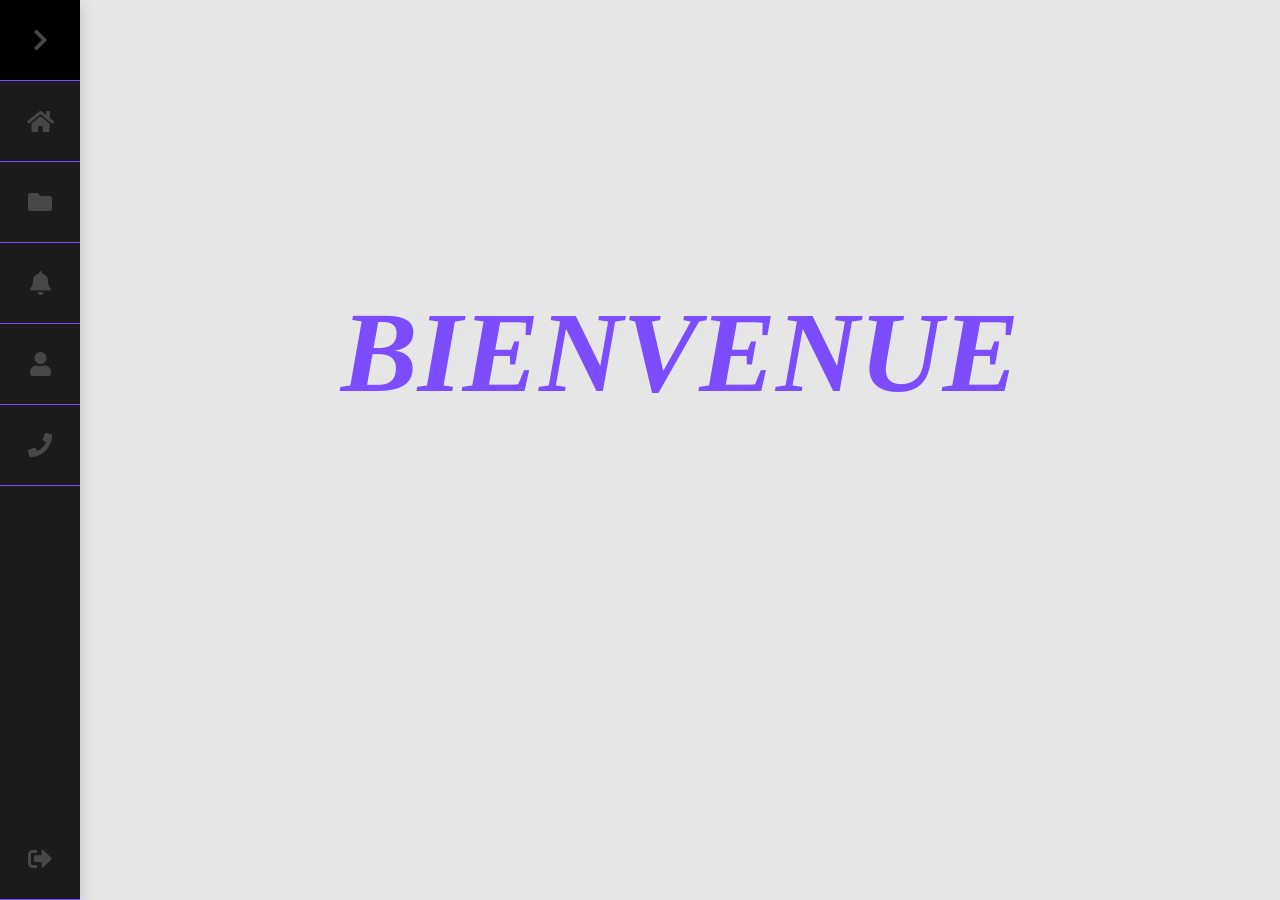
<file: index.html>
<!DOCTYPE html>
<html>
  <head>
    <meta charset="UTF-8" />
        <link href="style/style.css" rel="stylesheet">
        <title>test</title>
        <link href="https://fonts.googleapis.com/css2?family=Source+Sans+Pro:wght@400;700&display=swap" rel="stylesheet">
        <link rel="stylesheet" href="https://cdnjs.cloudflare.com/ajax/libs/font-awesome/5.14.0/css/all.min.css" integrity="sha512-1PKOgIY59xJ8Co8+NE6FZ+LOAZKjy+KY8iq0G4B3CyeY6wYHN3yt9PW0XpSriVlkMXe40PTKnXrLnZ9+fkDaog==" crossorigin="anonymous" /> 
    </head>
  
    <body>
        <video id="background-video" autoplay loop muted>
            <source src="video/123.mp4" type="video/mp4">
        </video>
        <nav class="navbar">
          <ul class="navbar-menu">
            <li class="navbar-item logo">
              <a href="#" class="navbar-link">
                <span class="navbar-title">BUZURTANOV RACHID</span>
                <i class="fas fa-chevron-right navbar-icon"></i>
              </a>
            </li>
            <li class="navbar-item">
              <a href="index.html" class="navbar-link">
                <i class="fas fa-home navbar-icon"></i>
                <span class="navbar-title">Home</span>
              </a>
            </li>
            <li class="navbar-item">
              <a href="portfolio.html" class="navbar-link">
                <i class="fas fa-folder navbar-icon"></i>
                <span class="navbar-title">Portfolio</span>
              </a>
            </li>
            <li class="navbar-item">
              <a href="formation.html" class="navbar-link">
                <i class="fas fa-bell navbar-icon"></i>
                <span class="navbar-title">Formation</span>
              </a>
            </li>
            <li class="navbar-item">
              <a href="skills.html" class="navbar-link">
                <i class="fas fa-user navbar-icon"></i>
                <span class="navbar-title">Skills</span>
              </a>
            </li>
            <li class="navbar-item">
              <a href="contact.html" class="navbar-link">
                <i class="fas fa-phone navbar-icon"></i>
                <span class="navbar-title">Contact</span>
              </a>
            </li>
            <li class="navbar-item">
              <a href="https://www.google.com/webhp?hl=fr&sa=X&ved=0ahUKEwirvJ-uwrP2AhUPy4UKHW4rDkcQPAgI" class="navbar-link">
                <i class="fas fa-sign-out-alt navbar-icon"></i>
                <span class="navbar-title">Exit</span>
              </a>
            </li>
          </ul>
        </nav>

        <main>  
          <h1><em id="em">BIENVENUE</em></h1>
        </main>
    </body>
</html>
</file>
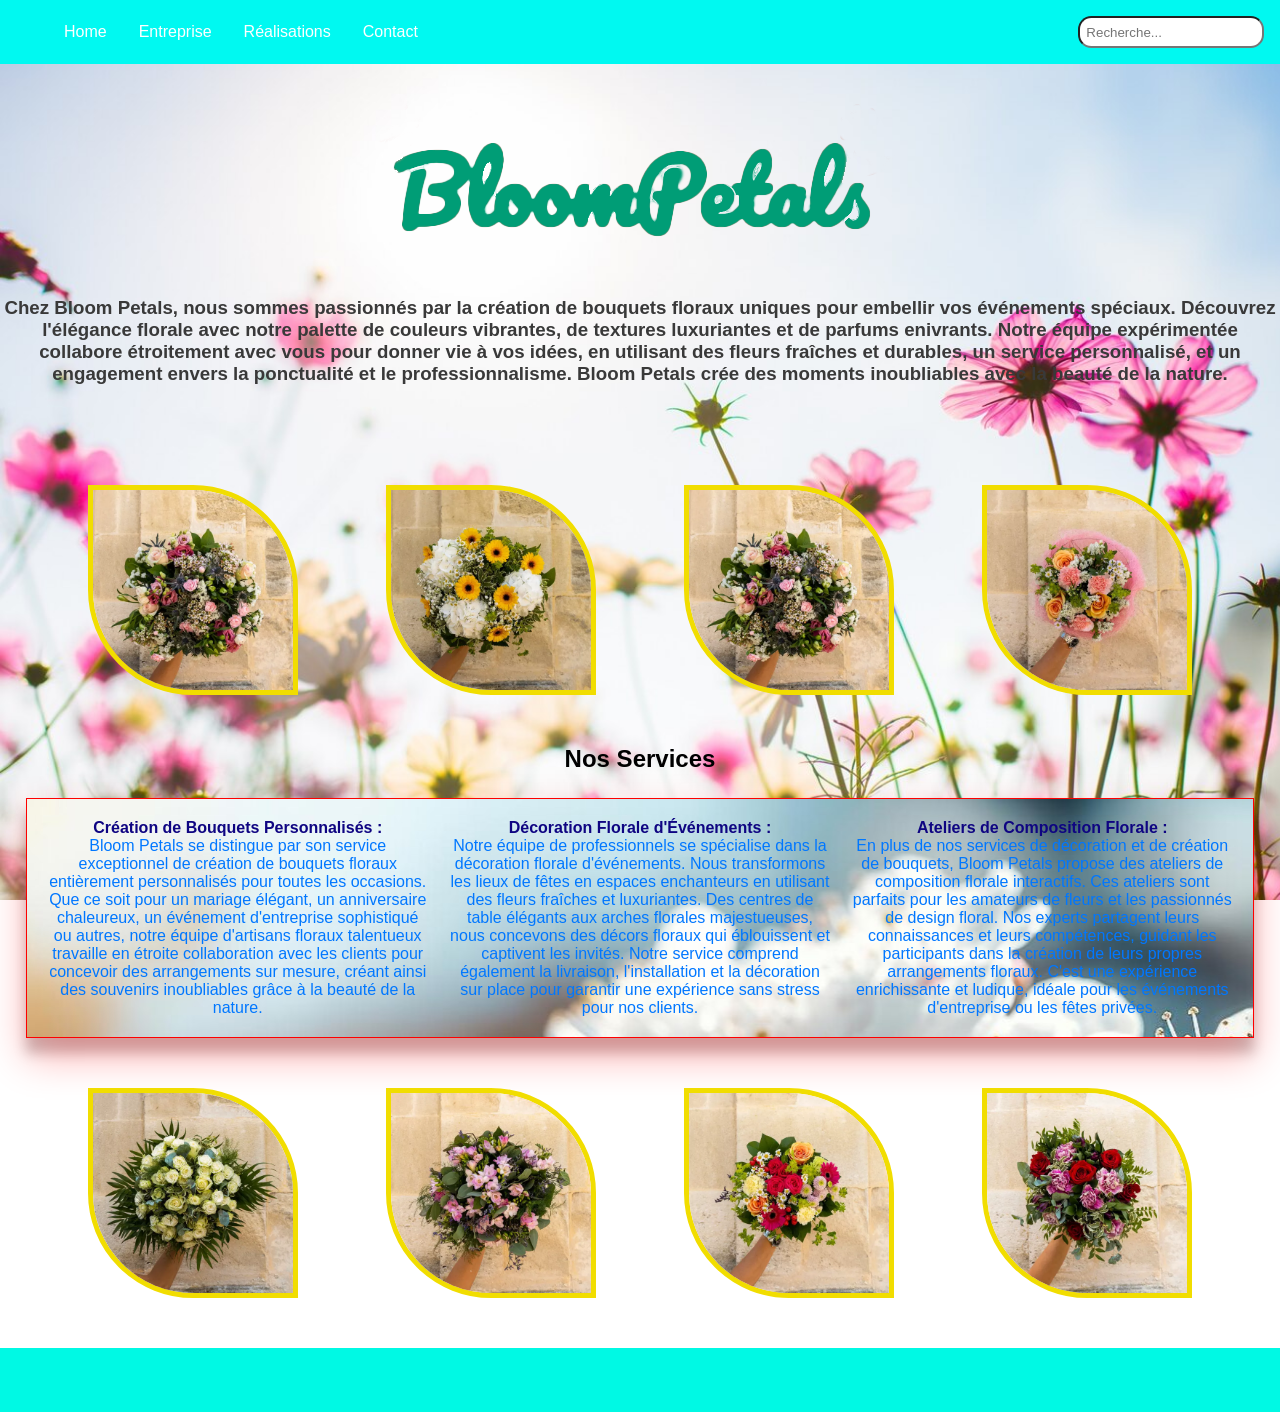
<file: BloomPetals/index.html>
<!DOCTYPE html>
<html lang="fr">

<head>
    <meta charset="UTF-8">
    <meta name="viewport" content="width=device-width, initial-scale=1.0">
    <title>BloomPetals Home</title>
    <link href="style.css" rel="stylesheet">
</head>

<body>
    <header>
        <div id="headerlink">
            <a class="headerlinks" href="index.html">Home</a>
            <a class="headerlinks" href="entreprise.html">Entreprise</a>
            <a class="headerlinks" href="realisations.html">Réalisations</a>
            <a class="headerlinks" href="contact.html">Contact</a>
        </div>
        <div id="headersearchdiv">
            <input type="text" placeholder="Recherche...">
        </div>
    </header>
    <div class="titre">
        <img src="images/bloompetals.png" alt="Logo">
    </div>
    <div class="resume">
        <h3>Chez Bloom Petals, nous sommes passionnés par la création de bouquets floraux uniques pour embellir vos
            événements spéciaux. Découvrez l'élégance florale avec notre palette de couleurs vibrantes, de textures
            luxuriantes et de parfums enivrants. Notre équipe expérimentée collabore étroitement avec vous pour donner
            vie à vos idées, en utilisant des fleurs fraîches et durables, un service personnalisé, et un engagement
            envers la ponctualité et le professionnalisme. Bloom Petals crée des moments inoubliables avec la beauté de
            la nature.</h3>
    </div>
    <div class="img1">
        <img src="images/image8.jpg" alt="fleurs 1">
        <img src="images/image3.jpg" alt="fleurs 2">
        <img src="images/image6.jpg" alt="fleurs 3">
        <img src="images/image1.jpg" alt="fleurs 4">
    </div>
    <div class="title-service">
        <h2>Nos Services</h2>
    </div>
    <div class="res2">
        <div class="p1">
            <h4>Création de Bouquets Personnalisés :</h4>
            <p>Bloom Petals se distingue par son service exceptionnel de création de bouquets floraux entièrement
                personnalisés pour toutes les occasions. Que ce soit pour un mariage élégant, un anniversaire
                chaleureux, un événement d'entreprise sophistiqué ou autres, notre équipe d'artisans floraux talentueux
                travaille en étroite collaboration avec les clients pour concevoir des arrangements sur mesure, créant
                ainsi des souvenirs inoubliables grâce à la beauté de la nature.</p>
        </div>
        <div class="p2">
            <h4>Décoration Florale d'Événements :</h4>
            <p>Notre équipe de professionnels se spécialise dans la décoration florale d'événements. Nous transformons
                les lieux de fêtes en espaces enchanteurs en utilisant des fleurs fraîches et luxuriantes. Des centres
                de table élégants aux arches florales majestueuses, nous concevons des décors floraux qui éblouissent et
                captivent les invités. Notre service comprend également la livraison, l'installation et la décoration
                sur place pour garantir une expérience sans stress pour nos clients.</p>
        </div>
        <div class="p3">
            <h4>Ateliers de Composition Florale :</h4>
            <p>En plus de nos services de décoration et de création de bouquets, Bloom Petals propose des ateliers de
                composition florale interactifs. Ces ateliers sont parfaits pour les amateurs de fleurs et les
                passionnés de design floral. Nos experts partagent leurs connaissances et leurs compétences, guidant les
                participants dans la création de leurs propres arrangements floraux. C'est une expérience enrichissante
                et ludique, idéale pour les événements d'entreprise ou les fêtes privées.</p>
        </div>
    </div>
    <div class="img2">
        <img src="images/image7.jpg" alt="fleurs 5">
        <img src="images/image5.jpg" alt="fleurs 6">
        <img src="images/image2.jpg" alt="fleurs 7">
        <img src="images/image4.jpg" alt="fleurs 8">
    </div>
    <footer></footer>
</body>

</html>
</file>
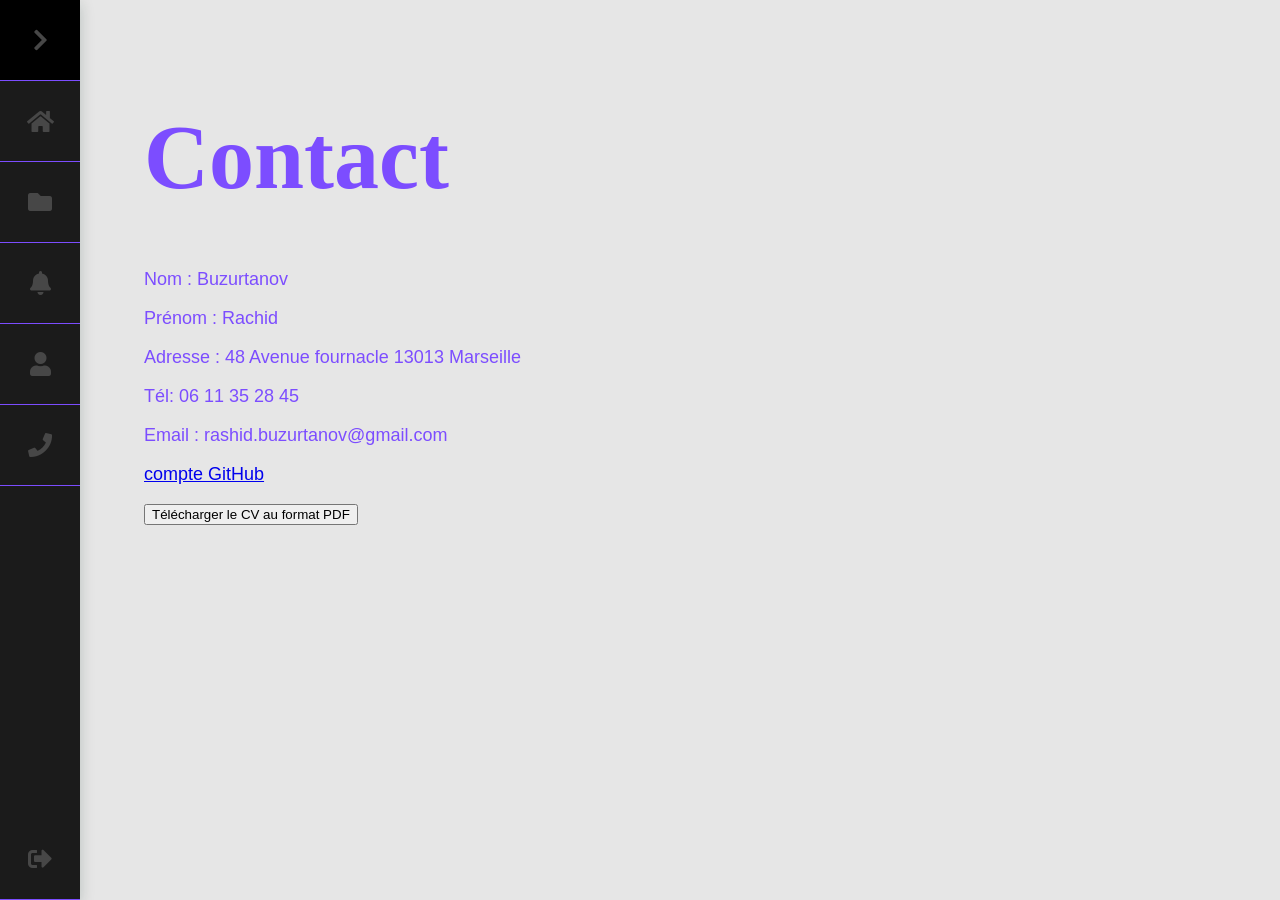
<file: contact.html>
<!DOCTYPE html>
<html>
    <head>
        <meta charset="UTF-8" />
        <link href="style/style.css" rel="stylesheet">
        <title>test</title>
        <link href="https://fonts.googleapis.com/css2?family=Source+Sans+Pro:wght@400;700&display=swap" rel="stylesheet">
        <link rel="stylesheet" href="https://cdnjs.cloudflare.com/ajax/libs/font-awesome/5.14.0/css/all.min.css" integrity="sha512-1PKOgIY59xJ8Co8+NE6FZ+LOAZKjy+KY8iq0G4B3CyeY6wYHN3yt9PW0XpSriVlkMXe40PTKnXrLnZ9+fkDaog==" crossorigin="anonymous" />
    </head>

    <body>
        <video id="background-video" autoplay loop muted>

            <source src="video/123.mp4" type="video/mp4">
            
            </video>
        <nav class="navbar">
          <ul class="navbar-menu">
            <li class="navbar-item logo">
              <a href="#" class="navbar-link">
                <span class="navbar-title">BUZURTANOV RACHID</span>
                <i class="fas fa-chevron-right navbar-icon"></i>
              </a>
            </li>
            <li class="navbar-item">
              <a href="index.html" class="navbar-link">
                <i class="fas fa-home navbar-icon"></i>
                <span class="navbar-title">Home</span>
              </a>
            </li>
            <li class="navbar-item">
              <a href="portfolio.html" class="navbar-link">
                <i class="fas fa-folder navbar-icon"></i>
                <span class="navbar-title">Portfolio</span>
              </a>
            </li>
            <li class="navbar-item">
              <a href="formation.html" class="navbar-link">
                <i class="fas fa-bell navbar-icon"></i>
                <span class="navbar-title">Formation</span>
              </a>
            </li>
            <li class="navbar-item">
              <a href="skills.html" class="navbar-link">
                <i class="fas fa-user navbar-icon"></i>
                <span class="navbar-title">Skills</span>
              </a>
            </li>
            <li class="navbar-item">
              <a href="contact.html" class="navbar-link">
                <i class="fas fa-phone navbar-icon"></i>
                <span class="navbar-title">Contact</span>
              </a>
            </li>
            <li class="navbar-item">
              <a href="https://www.google.com/webhp?hl=fr&sa=X&ved=0ahUKEwirvJ-uwrP2AhUPy4UKHW4rDkcQPAgI" class="navbar-link">
                <i class="fas fa-sign-out-alt navbar-icon"></i>
                <span class="navbar-title">Exit</span>
              </a>
            </li>
          </ul>
        </nav>
        <main>
           
          <h1 class="nom">Contact</h1>
            <section> 
              <p class="contact1">Nom : Buzurtanov</p>
              <p class="contact1">Prénom : Rachid</p>
              <p class="contact1">Adresse : 48 Avenue fournacle 13013 Marseille</p>
              <p class="contact1">Tél: 06 11 35 28 45</p>
              <p class="contact1">Email : rashid.buzurtanov@gmail.com</p>
          </section>
          <p class="contact1"><a href="https://github.com/rachid-buzurtanov">compte GitHub</a></p>
        <!-- Ajoutez ce bouton pour le téléchargement /JOB 7 -->
            <a href="https://drive.google.com/file/d/1-To7YFLU6RUz9Q8YfD6BqEoNPr031gXU/view?usp=drive_link" download="CV_Baccam.pdf">
                <button>Télécharger le CV au format PDF</button>
        </main>
      </body>

        </html>
</file>
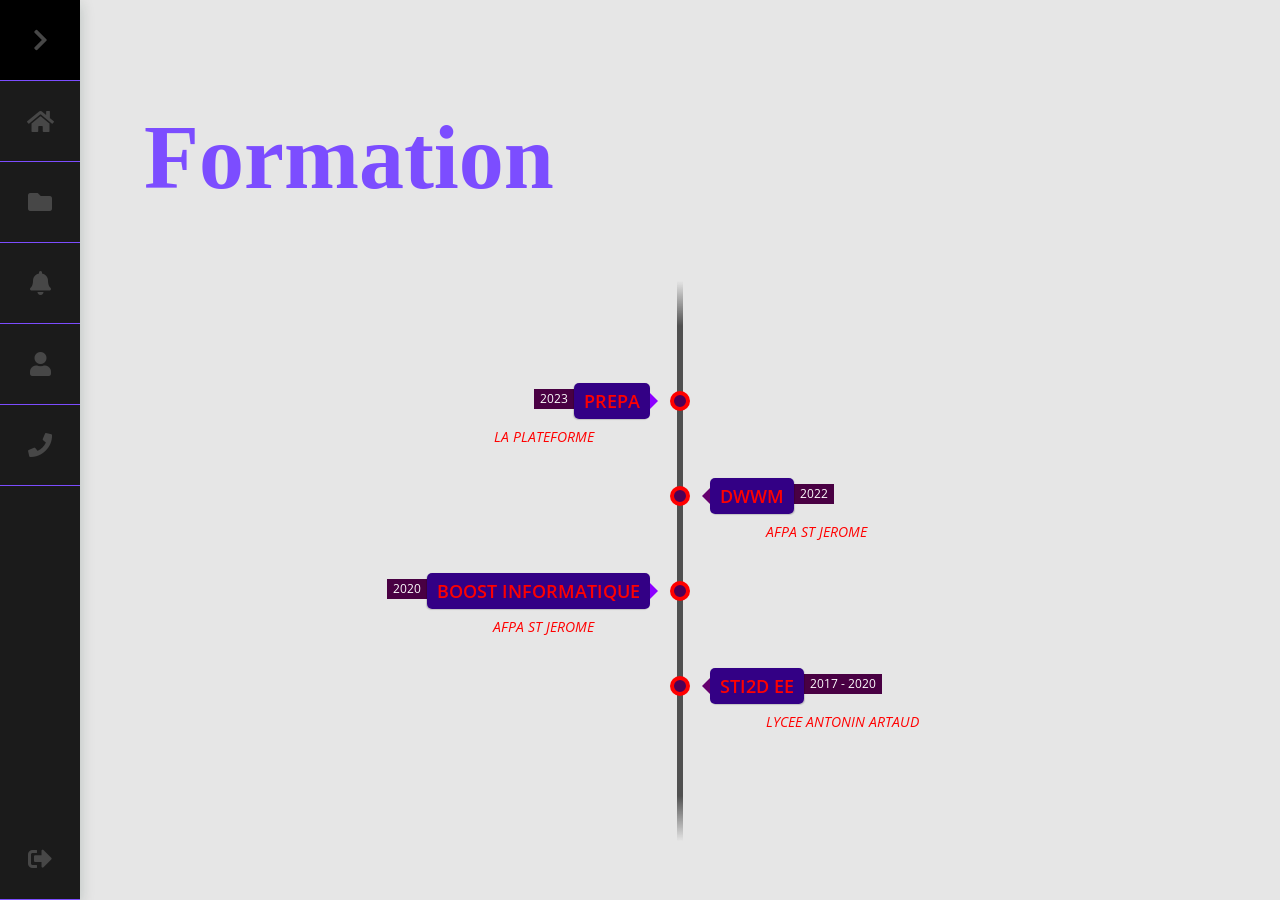
<file: formation.html>
<!DOCTYPE html>
<html>
    <head>
        <meta charset="UTF-8" />
        <link href="style/style.css" rel="stylesheet">
        <title>test</title>
        <link href="https://fonts.googleapis.com/css2?family=Source+Sans+Pro:wght@400;700&display=swap" rel="stylesheet">
        <link rel="stylesheet" href="https://cdnjs.cloudflare.com/ajax/libs/font-awesome/5.14.0/css/all.min.css" integrity="sha512-1PKOgIY59xJ8Co8+NE6FZ+LOAZKjy+KY8iq0G4B3CyeY6wYHN3yt9PW0XpSriVlkMXe40PTKnXrLnZ9+fkDaog==" crossorigin="anonymous" />
    </head>

    <body>
        <video id="background-video" autoplay loop muted>

            <source src="video/321.mp4" type="video/mp4">
            
            </video>
        <nav class="navbar">
          <ul class="navbar-menu">
            <li class="navbar-item logo">
              <a href="#" class="navbar-link">
                <span class="navbar-title">BUZURTANOV RACHID</span>
                <i class="fas fa-chevron-right navbar-icon"></i>
              </a>
            </li>
            <li class="navbar-item">
              <a href="index.html" class="navbar-link">
                <i class="fas fa-home navbar-icon"></i>
                <span class="navbar-title">Home</span>
              </a>
            </li>
            <li class="navbar-item">
              <a href="portfolio.html" class="navbar-link">
                <i class="fas fa-folder navbar-icon"></i>
                <span class="navbar-title">Portfolio</span>
              </a>
            </li>
            <li class="navbar-item">
              <a href="formation.html" class="navbar-link">
                <i class="fas fa-bell navbar-icon"></i>
                <span class="navbar-title">Formation</span>
              </a>
            </li>
            <li class="navbar-item">
              <a href="skills.html" class="navbar-link">
                <i class="fas fa-user navbar-icon"></i>
                <span class="navbar-title">Skills</span>
              </a>
            </li>
            <li class="navbar-item">
              <a href="contact.html" class="navbar-link">
                <i class="fas fa-phone navbar-icon"></i>
                <span class="navbar-title">Contact</span>
              </a>
            </li>
            <li class="navbar-item">
              <a href="https://www.google.com/webhp?hl=fr&sa=X&ved=0ahUKEwirvJ-uwrP2AhUPy4UKHW4rDkcQPAgI" class="navbar-link">
                <i class="fas fa-sign-out-alt navbar-icon"></i>
                <span class="navbar-title">Exit</span>
              </a>
            </li>
          </ul>
        </nav>
        <main>
           
          <h1 class="nom">Formation</h1>
          <link href='https://fonts.googleapis.com/css?family=Open+Sans:400,300,300italic,400italic,600,600italic,700,700italic' rel='stylesheet' type='text/css'>
  
<!-- The Timeline -->

<ul class="timeline">

	<!-- Item 1 -->
	<li>
		<div class="direction-l">
			<div class="flag-wrapper">
				<span class="flag">PREPA</span>
				<span class="time-wrapper"><span class="time">2023</span></span>
			</div>
			<div class="desc">LA PLATEFORME</div>
		</div>
	</li>

  <li>
		<div class="direction-r">
			<div class="flag-wrapper">
				<span class="flag">DWWM</span>
				<span class="time-wrapper"><span class="time">2022</span></span>
			</div>
			<div class="desc">AFPA ST JEROME</div>
		</div>
	</li>
  
	<!-- Item 2 -->
	<li>
		<div class="direction-l">
			<div class="flag-wrapper">
				<span class="flag">BOOST INFORMATIQUE</span>
				<span class="time-wrapper"><span class="time">2020</span></span>
			</div>
			<div class="desc">AFPA ST JEROME</div>
		</div>
	</li>

	<!-- Item 3 -->
	<li>
		<div class="direction-r">
			<div class="flag-wrapper">
				<span class="flag">STI2D EE</span>
				<span class="time-wrapper"><span class="time">2017 - 2020</span></span>
			</div>
			<div class="desc">LYCEE ANTONIN ARTAUD</div>
		</div>
	</li>
  
</ul>

         
          <p>
           
          </p>
        </main>
      </body>

        </html>
</file>
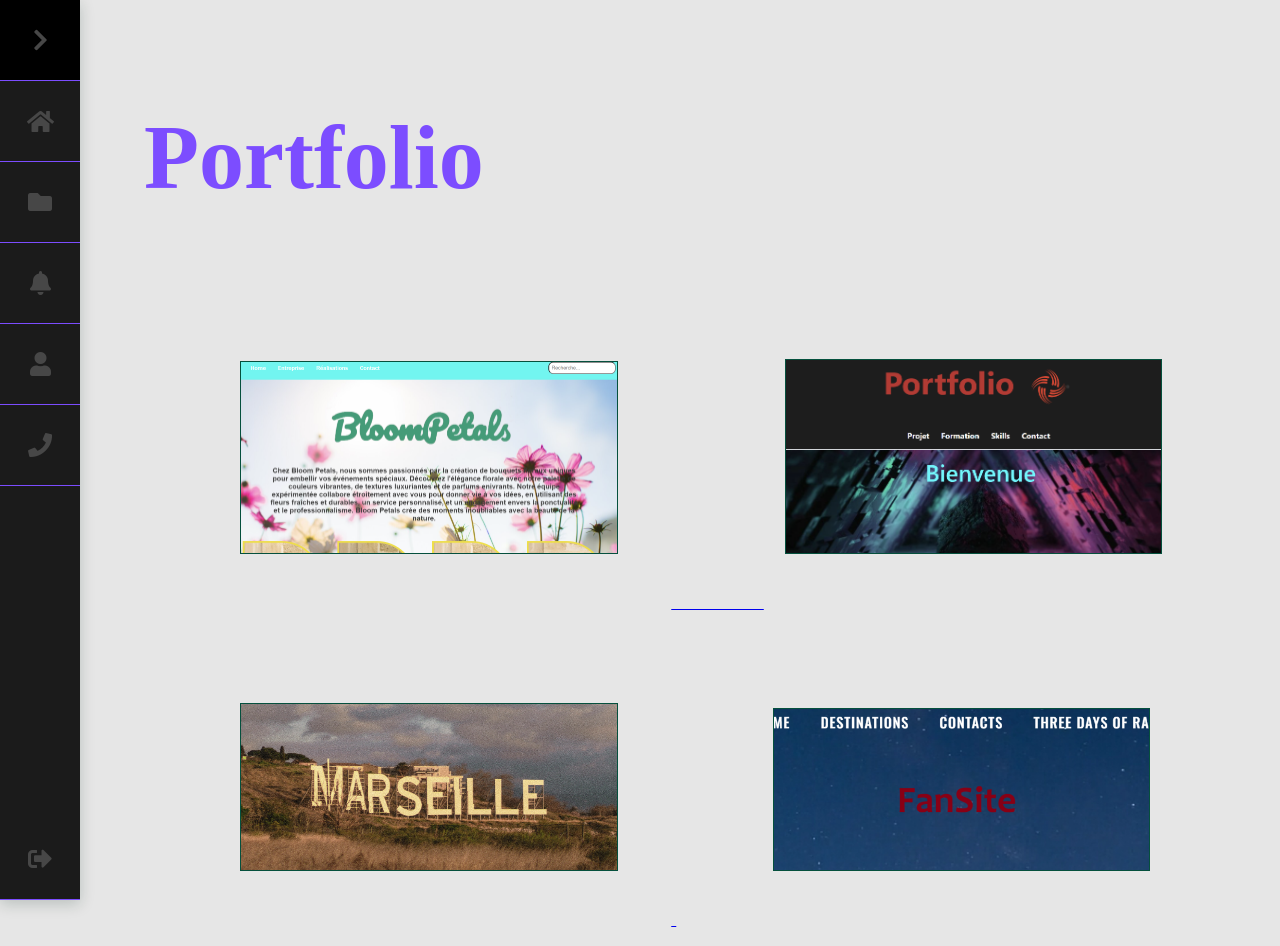
<file: portfolio.html>
<!DOCTYPE html>
<html>

<head>
  <meta charset="UTF-8" />
  <link href="style/style.css" rel="stylesheet">
  <title>test</title>
  <link href="https://fonts.googleapis.com/css2?family=Source+Sans+Pro:wght@400;700&display=swap" rel="stylesheet">
  <link rel="stylesheet" href="https://cdnjs.cloudflare.com/ajax/libs/font-awesome/5.14.0/css/all.min.css"
    integrity="sha512-1PKOgIY59xJ8Co8+NE6FZ+LOAZKjy+KY8iq0G4B3CyeY6wYHN3yt9PW0XpSriVlkMXe40PTKnXrLnZ9+fkDaog=="
    crossorigin="anonymous" />
</head>

<body>
  <video id="background-video" autoplay loop muted>

    <source src="video/132.mp4" type="video/mp4">

  </video>
  <nav class="navbar">
    <ul class="navbar-menu">
      <li class="navbar-item logo">
        <a href="#" class="navbar-link">
          <span class="navbar-title">BUZURTANOV RACHID</span>
          <i class="fas fa-chevron-right navbar-icon"></i>
        </a>
      </li>
      <li class="navbar-item">
        <a href="index.html" class="navbar-link">
          <i class="fas fa-home navbar-icon"></i>
          <span class="navbar-title">Home</span>
        </a>
      </li>
      <li class="navbar-item">
        <a href="portfolio.html" class="navbar-link">
          <i class="fas fa-folder navbar-icon"></i>
          <span class="navbar-title">Portfolio</span>
        </a>
      </li>
      <li class="navbar-item">
        <a href="formation.html" class="navbar-link">
          <i class="fas fa-bell navbar-icon"></i>
          <span class="navbar-title">Formation</span>
        </a>
      </li>
      <li class="navbar-item">
        <a href="skills.html" class="navbar-link">
          <i class="fas fa-user navbar-icon"></i>
          <span class="navbar-title">Skills</span>
        </a>
      </li>
      <li class="navbar-item">
        <a href="contact.html" class="navbar-link">
          <i class="fas fa-phone navbar-icon"></i>
          <span class="navbar-title">Contact</span>
        </a>
      </li>
      <li class="navbar-item">
        <a href="https://www.google.com/webhp?hl=fr&sa=X&ved=0ahUKEwirvJ-uwrP2AhUPy4UKHW4rDkcQPAgI" class="navbar-link">
          <i class="fas fa-sign-out-alt navbar-icon"></i>
          <span class="navbar-title">Exit</span>
        </a>
      </li>
    </ul>
  </nav>
  <main>

    <h1 class="nom">Portfolio</h1>
    <a href="BloomPetals/index.html">
      <img class="projet1" src="image/rip2.png" alt="projet1" title="PRO1">
    </a>
    <a href="projet2.html">
      <img class="projet2" src="image/1.png" alt="projet2" title="PRO1">
    </a>
    <a href="ville-marseille/marseille.html">
      <img class="projet1" src="image/asas.png" alt="projet3" title="PRO1">
    </a>
    <a href="fansite/index.html">
      <img class="projet1" src="image/fan.png" alt="projet3" title="PRO1">
    </a>

  </main>
</body>

</html>
</file>
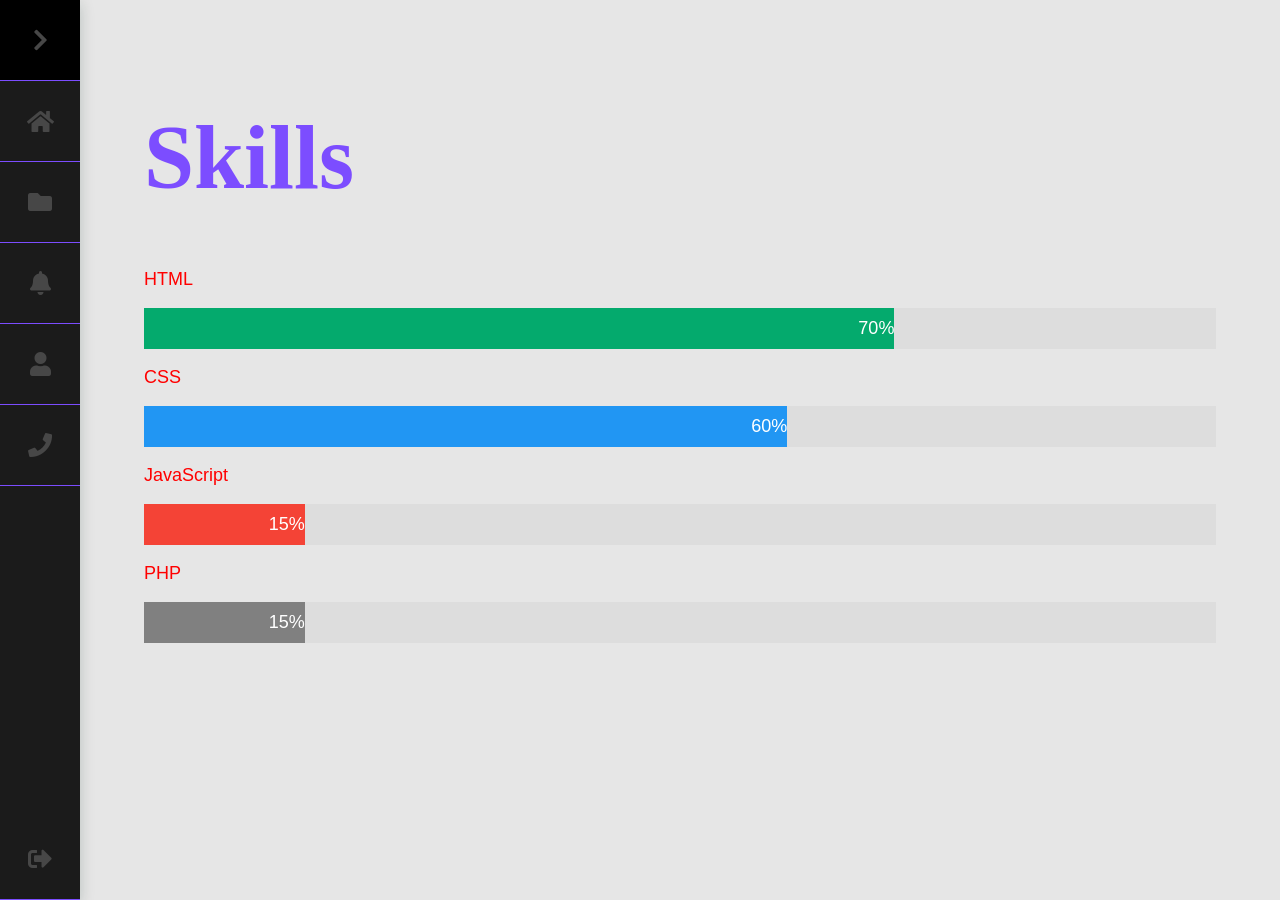
<file: skills.html>
<!DOCTYPE html>
<html>
    <head>
        <meta charset="UTF-8" />
        <link href="style/style.css" rel="stylesheet">
        <title>test</title>
        <link href="https://fonts.googleapis.com/css2?family=Source+Sans+Pro:wght@400;700&display=swap" rel="stylesheet">
        <link rel="stylesheet" href="https://cdnjs.cloudflare.com/ajax/libs/font-awesome/5.14.0/css/all.min.css" integrity="sha512-1PKOgIY59xJ8Co8+NE6FZ+LOAZKjy+KY8iq0G4B3CyeY6wYHN3yt9PW0XpSriVlkMXe40PTKnXrLnZ9+fkDaog==" crossorigin="anonymous" />
    </head>

    <body>
        <video id="background-video" autoplay loop muted>

            <source src="video/132.mp4" type="video/mp4">
            
            </video>
        <nav class="navbar">
          <ul class="navbar-menu">
            <li class="navbar-item logo">
              <a href="#" class="navbar-link">
                <span class="navbar-title">BUZURTANOV RACHID</span>
                <i class="fas fa-chevron-right navbar-icon"></i>
              </a>
            </li>
            <li class="navbar-item">
              <a href="index.html" class="navbar-link">
                <i class="fas fa-home navbar-icon"></i>
                <span class="navbar-title">Home</span>
              </a>
            </li>
            <li class="navbar-item">
              <a href="portfolio.html" class="navbar-link">
                <i class="fas fa-folder navbar-icon"></i>
                <span class="navbar-title">Portfolio</span>
              </a>
            </li>
            <li class="navbar-item">
              <a href="formation.html" class="navbar-link">
                <i class="fas fa-bell navbar-icon"></i>
                <span class="navbar-title">Formation</span>
              </a>
            </li>
            <li class="navbar-item">
              <a href="skills.html" class="navbar-link">
                <i class="fas fa-user navbar-icon"></i>
                <span class="navbar-title">Skills</span>
              </a>
            </li>
            <li class="navbar-item">
              <a href="contact.html" class="navbar-link">
                <i class="fas fa-phone navbar-icon"></i>
                <span class="navbar-title">Contact</span>
              </a>
            </li>
            <li class="navbar-item">
              <a href="https://www.google.com/webhp?hl=fr&sa=X&ved=0ahUKEwirvJ-uwrP2AhUPy4UKHW4rDkcQPAgI" class="navbar-link">
                <i class="fas fa-sign-out-alt navbar-icon"></i>
                <span class="navbar-title">Exit</span>
              </a>
            </li>
          </ul>
        </nav>
        <main>
           
          <h1 class="nom">Skills</h1>
          <p>HTML</p>
<div class="container">
  <div class="skills html">70%</div>
</div>

<p>CSS</p>
<div class="container">
  <div class="skills css">60%</div>
</div>

<p>JavaScript</p>
<div class="container">
  <div class="skills js">15%</div>
</div>

<p>PHP</p>
<div class="container">
  <div class="skills php">15%</div>
</div>

         
          <p>
           
          </p>
        </main>
      </body>

        </html>
</file>
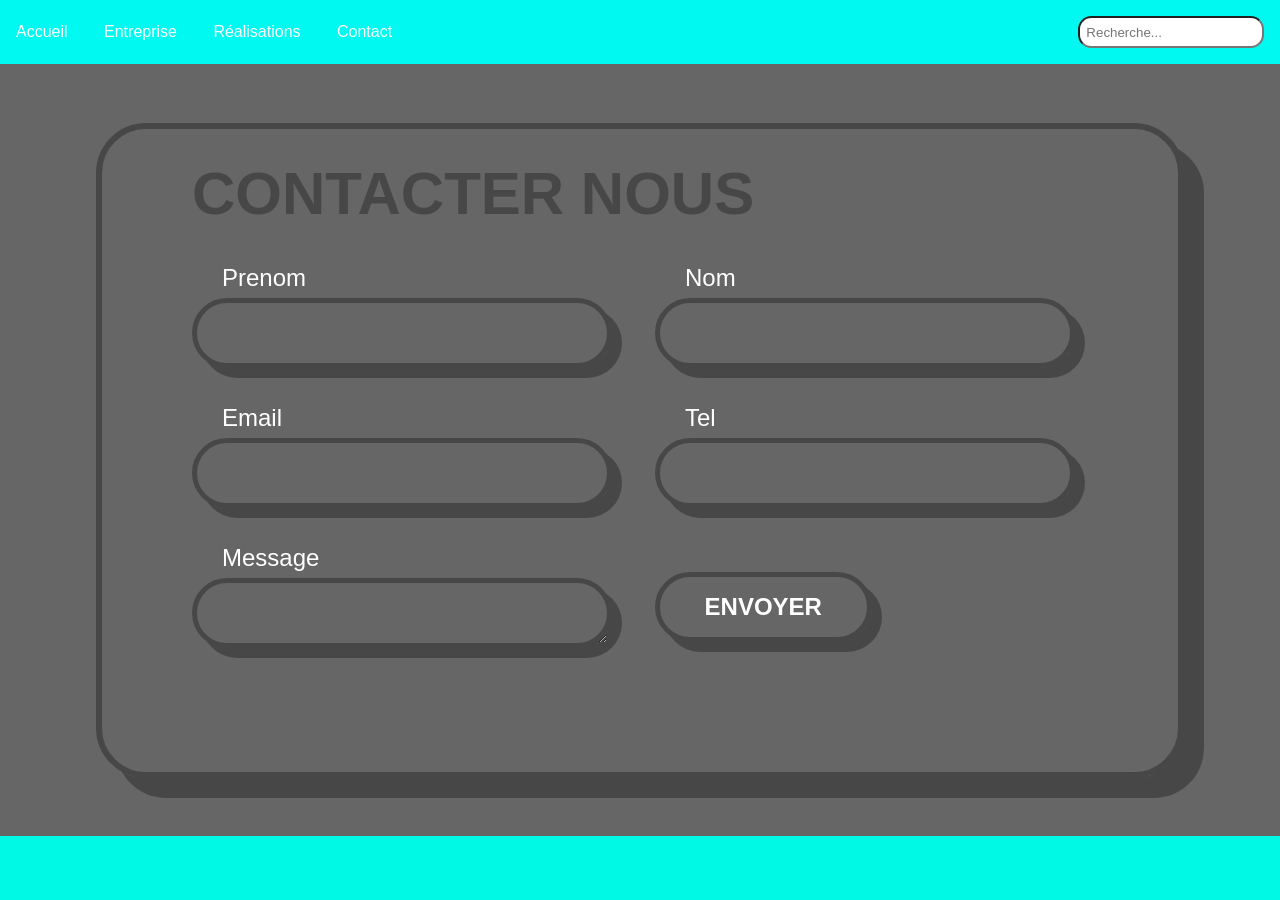
<file: BloomPetals/contact.html>
<!DOCTYPE html>
<html lang="fr">

<head>
    <link href="contact.css" rel="stylesheet">
    <meta charset="UTF-8">
    <meta name="viewport" content="width=device-width, initial-scale=1.0">
    <title>Bloom Petals - Contact</title>
</head>

<body>
    <header>
        <div id="headerlinkdiv">
            <a class="headerlinks" href="index.html">Accueil</a>
            <a class="headerlinks" href="entreprise.html">Entreprise</a>
            <a class="headerlinks" href="realisations.html">Réalisations</a>
            <a class="headerlinks" href="contact.html">Contact</a>
        </div>
        <div id="headersearchdiv">
            <input type="text" placeholder="Recherche...">
        </div>
    </header>
    <div class="card">
        <h2>Contacter Nous</h2>
        <div class="row">
          <div class="col">
            <div class="form-group">
              <label>Prenom</label>
              <input type="text">
            </div>
          </div>
      
          <div class="col">
            <div class="form-group">
              <label>Nom</label>
              <input type="text">
            </div>
          </div>
      
          <div class="col">
            <div class="form-group">
              <label>Email</label>
              <input type="text">
            </div>
          </div>
      
          <div class="col">
            <div class="form-group">
              <label>Tel</label>
              <input type="text">
            </div>
          </div>
      
          <div class="col">
            <div class="form-group">
              <label>Message</label>
              <textarea></textarea>
            </div>
          </div>
      
          <div class="col">
            <input type="submit" value="Envoyer">
          </div>
        </div>
      </div>

</body>
<footer></footer>

</html>
</file>
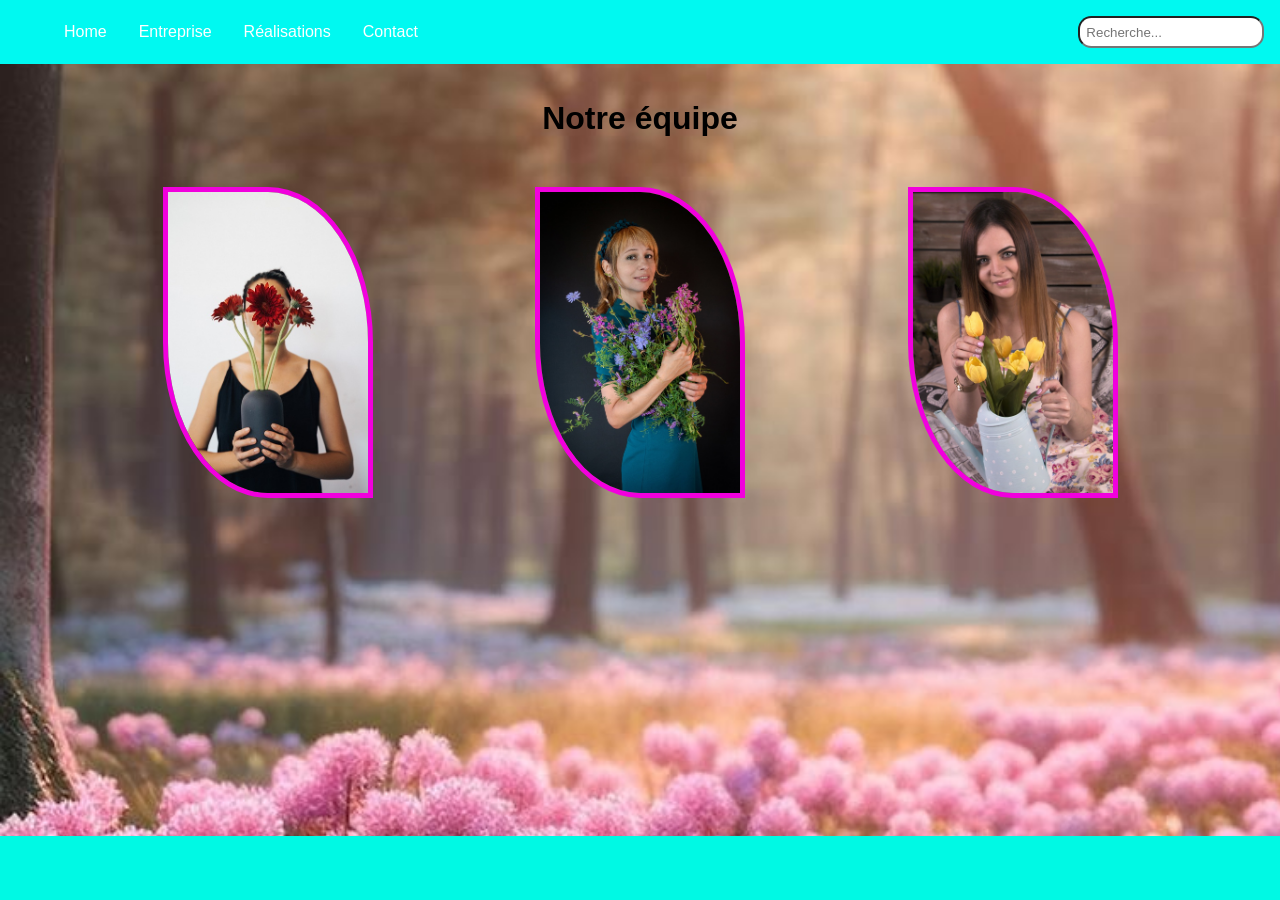
<file: BloomPetals/entreprise.html>
<!DOCTYPE html>
<html lang="fr">

<head>
    <meta charset="UTF-8">
    <meta name="viewport" content="width=device-width, initial-scale=1.0">
    <title>BloomPetals Entreprise</title>
    <link href="entreprise.css" rel="stylesheet">
</head>
<header>
        <div id="headerlink">
            <a class="headerlinks" href="index.html">Home</a>
            <a class="headerlinks" href="entreprise.html">Entreprise</a>
            <a class="headerlinks" href="realisations.html">Réalisations</a>
            <a class="headerlinks" href="contact.html">Contact</a>
        </div>
        <div id="headersearchdiv">
            <input type="text" placeholder="Recherche...">
        </div>
    </header>
<body>
    
    <div class="equipe">
        <h1>Notre équipe</h1>
    </div>
    <div class="img1">
        <img src="images/imgequipe/photo4.jpg" alt="P 1">
        <img src="images/imgequipe/photo2.jpg" alt="P 2">
        <img src="images/imgequipe/photo5.jpg" alt="P 3">
    </div>
    
    <footer></footer>
</body>

</html>
</file>
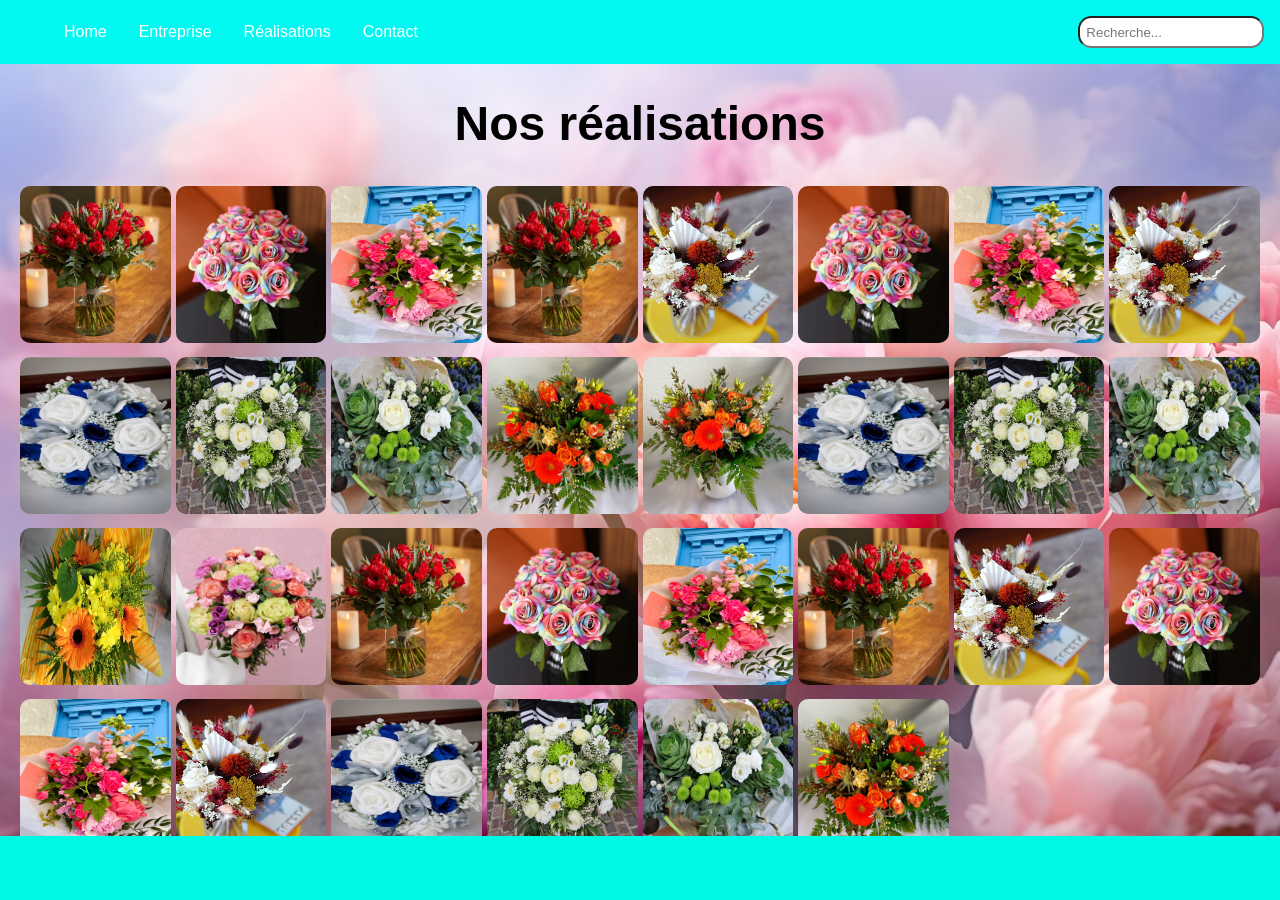
<file: BloomPetals/realisations.html>
<!DOCTYPE html>
<html lang="fr">

<head>
    <meta charset="UTF-8">
    <meta name="viewport" content="width=device-width, initial-scale=1.0">
    <title>BloomPetals Home</title>
    <link href="realisations.css" rel="stylesheet">
</head>

<body>
    <header>
        <div id="headerlink">
            <a class="headerlinks" href="index.html">Home</a>
            <a class="headerlinks" href="entreprise.html">Entreprise</a>
            <a class="headerlinks" href="realisations.html">Réalisations</a>
            <a class="headerlinks" href="contact.html">Contact</a>
        </div>
        <div id="headersearchdiv">
            <input type="text" placeholder="Recherche...">
        </div>
    </header>
    <div class=title>
        <h1>Nos réalisations</h1>
    </div>

    <div class="mosaique">
        <div class="realisation">
            <a href="images/realis/image1.jpg"><img src="images/realis/image1.jpg" alt="img 1"></a>
        </div>
        <div class="realisation">
            <a href="images/realis/image2.jpg"><img src="images/realis/image2.jpg" alt="img 1"></a>
        </div>
        <div class="realisation">
            <a href="images/realis/image3.jpg"><img src="images/realis/image3.jpg" alt="img 1"></a>
        </div>
        <div class="realisation">
            <a href="images/realis/image4.jpg"><img src="images/realis/image4.jpg" alt="img 1"></a>
        </div>
        <div class="realisation">
            <a href="images/realis/image5.jpg"><img src="images/realis/image5.jpg" alt="img 1"></a>
        </div>
        <div class="realisation">
            <a href="images/realis/image6.jpg"><img src="images/realis/image6.jpg" alt="img 1"></a>
        </div>
        <div class="realisation">
            <a href="images/realis/image7.jpg"><img src="images/realis/image7.jpg" alt="img 1"></a>
        </div>
        <div class="realisation">
            <a href="images/realis/image8.jpg"><img src="images/realis/image8.jpg" alt="img 1"></a>
        </div>
        <div class="realisation">
            <a href="images/realis/image9.jpg"><img src="images/realis/image9.jpg" alt="img 1"></a>
        </div>
        <div class="realisation">
            <a href="images/realis/image10.jpg"><img src="images/realis/image10.jpg" alt="img 1"></a>
        </div>
        <div class="realisation">
            <a href="images/realis/image11.jpg"><img src="images/realis/image11.jpg" alt="img 1"></a>
        </div>
        <div class="realisation">
            <a href="images/realis/image12.jpg"><img src="images/realis/image12.jpg" alt="img 1"></a>
        </div>
        <div class="realisation">
            <a href="images/realis/image13.jpg"><img src="images/realis/image13.jpg" alt="img 1"></a>
        </div>
        <div class="realisation">
            <a href="images/realis/image14.jpg"><img src="images/realis/image14.jpg" alt="img 1"></a>
        </div>
        <div class="realisation">
            <a href="images/realis/image15.jpg"><img src="images/realis/image15.jpg" alt="img 1"></a>
        </div>
        <div class="realisation">
            <a href="images/realis/image16.jpg"><img src="images/realis/image16.jpg" alt="img 1"></a>
        </div>
        <div class="realisation">
            <a href="images/realis/image17.jpg"><img src="images/realis/image17.jpg" alt="img 1"></a>
        </div>
        <div class="realisation">
            <a href="images/realis/image18.jpg"><img src="images/realis/image18.jpg" alt="img 1"></a>
        </div>
        <div class="realisation">
            <a href="images/realis/image1.jpg"><img src="images/realis/image1.jpg" alt="img 1"></a>
        </div>
        <div class="realisation">
            <a href="images/realis/image2.jpg"><img src="images/realis/image2.jpg" alt="img 1"></a>
        </div>
        <div class="realisation">
            <a href="images/realis/image3.jpg"><img src="images/realis/image3.jpg" alt="img 1"></a>
        </div>
        <div class="realisation">
            <a href="images/realis/image4.jpg"><img src="images/realis/image4.jpg" alt="img 1"></a>
        </div>
        <div class="realisation">
            <a href="images/realis/image5.jpg"><img src="images/realis/image5.jpg" alt="img 1"></a>
        </div>
        <div class="realisation">
            <a href="images/realis/image6.jpg"><img src="images/realis/image6.jpg" alt="img 1"></a>
        </div>
        <div class="realisation">
            <a href="images/realis/image7.jpg"><img src="images/realis/image7.jpg" alt="img 1"></a>
        </div>
        <div class="realisation">
            <a href="images/realis/image8.jpg"><img src="images/realis/image8.jpg" alt="img 1"></a>
        </div>
        <div class="realisation">
            <a href="images/realis/image9.jpg"><img src="images/realis/image9.jpg" alt="img 1"></a>
        </div>
        <div class="realisation">
            <a href="images/realis/image10.jpg"><img src="images/realis/image10.jpg" alt="img 1"></a>
        </div>
        <div class="realisation">
            <a href="images/realis/image11.jpg"><img src="images/realis/image11.jpg" alt="img 1"></a>
        </div>
        <div class="realisation">
            <a href="images/realis/image12.jpg"><img src="images/realis/image12.jpg" alt="img 1"></a>
        </div>

    </div>
    <footer></footer>
</body>

</html>
</file>
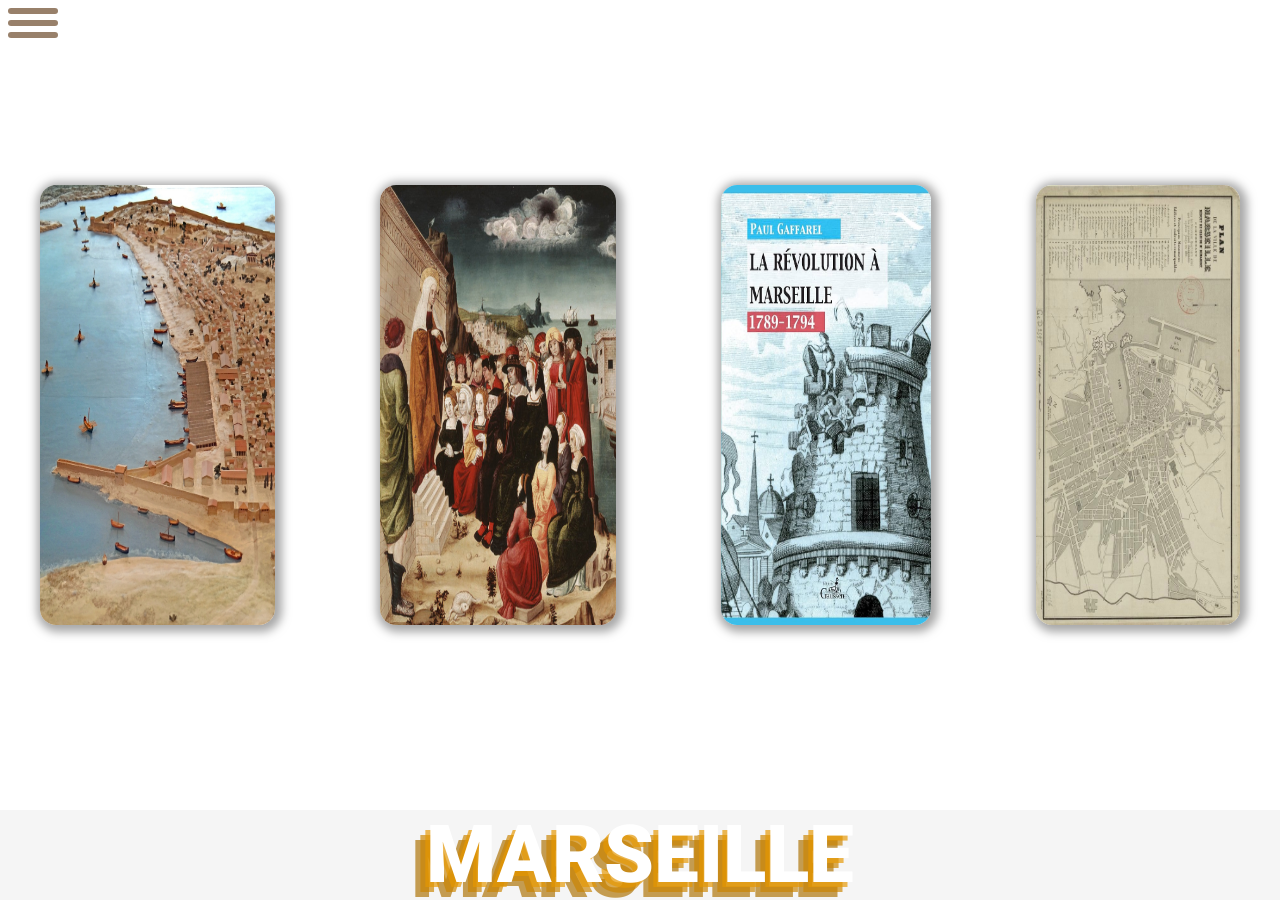
<file: ville-marseille/histoire/marseille2.html>
<!DOCTYPE html>
<html lang="en">

<head>
    <link rel="stylesheet" href="marseille2.css">
    <meta charset="UTF-8">
    <meta name="viewport" content="width=device-width, initial-scale=1.0">
    <link rel="stylesheet" href="https://cdnjs.cloudflare.com/ajax/libs/font-awesome/6.4.2/css/all.min.css">
    <link rel="icon" href="../image/blason-marseille.jpg">
    <link rel="stylesheet" href="marseille.css">
    <title>La Ville de Marseille - Histoire</title>
</head>

<body>

    <section class="element">
        <label class="menu">
            <input type="checkbox" />
        </label>

        <section class="navbar">
            <header>Menu</header>
              <ul class="nav-links">
                <li class="link"><a href="../marseille.html"><i class="fa-solid fa-house"></i> Accueil</a></li>
                <li class="link"><a href="marseille2.html"><i class="fa-solid fa-timeline"></i> Histoire</a></li>
                <li class="link"><a href="../randonnée/marseille3.html"><i class="fa-solid fa-person-hiking"></i> Randonnées</a></li>
                <li class="link"><a href="../plage/marseille4.html"><i class="fa-solid fa-umbrella-beach"></i> Plages</a></li>
                <li class="link"><a href="../parc/marseille5.html"><i class="fa-solid fa-tree"></i> Parcs</a></li>
                <li class="link"><a href="../musée/marseille6.html"><i class="fa-solid fa-building-columns"></i> Musées</a></li>
                <li class="link"><a href="../contact/marseille7.html"><i class="fa-solid fa-comments"></i> Contact</a></li>
            </ul>
        </section>
    </section>

    <main>
        <section class="figure">
            <figure>
                <img src="../image/1.jpg" alt="Mountains">
                <figcaption><a href="https://fr.wikipedia.org/wiki/Marseille_antique">Marseille<br>Antique</a></figcaption>
            </figure>
            <figure>
                <img src="../image/2.jpg" alt="Mountains">
                <figcaption><a href="https://fr.wikipedia.org/wiki/Marseille_au_Moyen_%C3%82ge">Moyen Âge</a></figcaption>
            </figure>
            <figure>
                <img src="../image/3.jpg" alt="Mountains">
                <figcaption><a
                        href="https://revolution-francaise.net/2007/07/18/149-chronologie-revolution-marseille">La<br>Revolution</a>
                </figcaption>
            </figure>
            <figure>
                <img src="../image/4.jpg" alt="Mountains">
                <figcaption><a
                        href="https://destinees-juives.expositionsvirtuelles.fr/fr/sections/marseille/">Marseille<br>VILLE<br>REFUGE</a>
                </figcaption>
            </figure>
        </section>

        <footer>
            <h1>MARSEILLE</h1>
        </footer>
    </main>

</body>

</html>
</file>
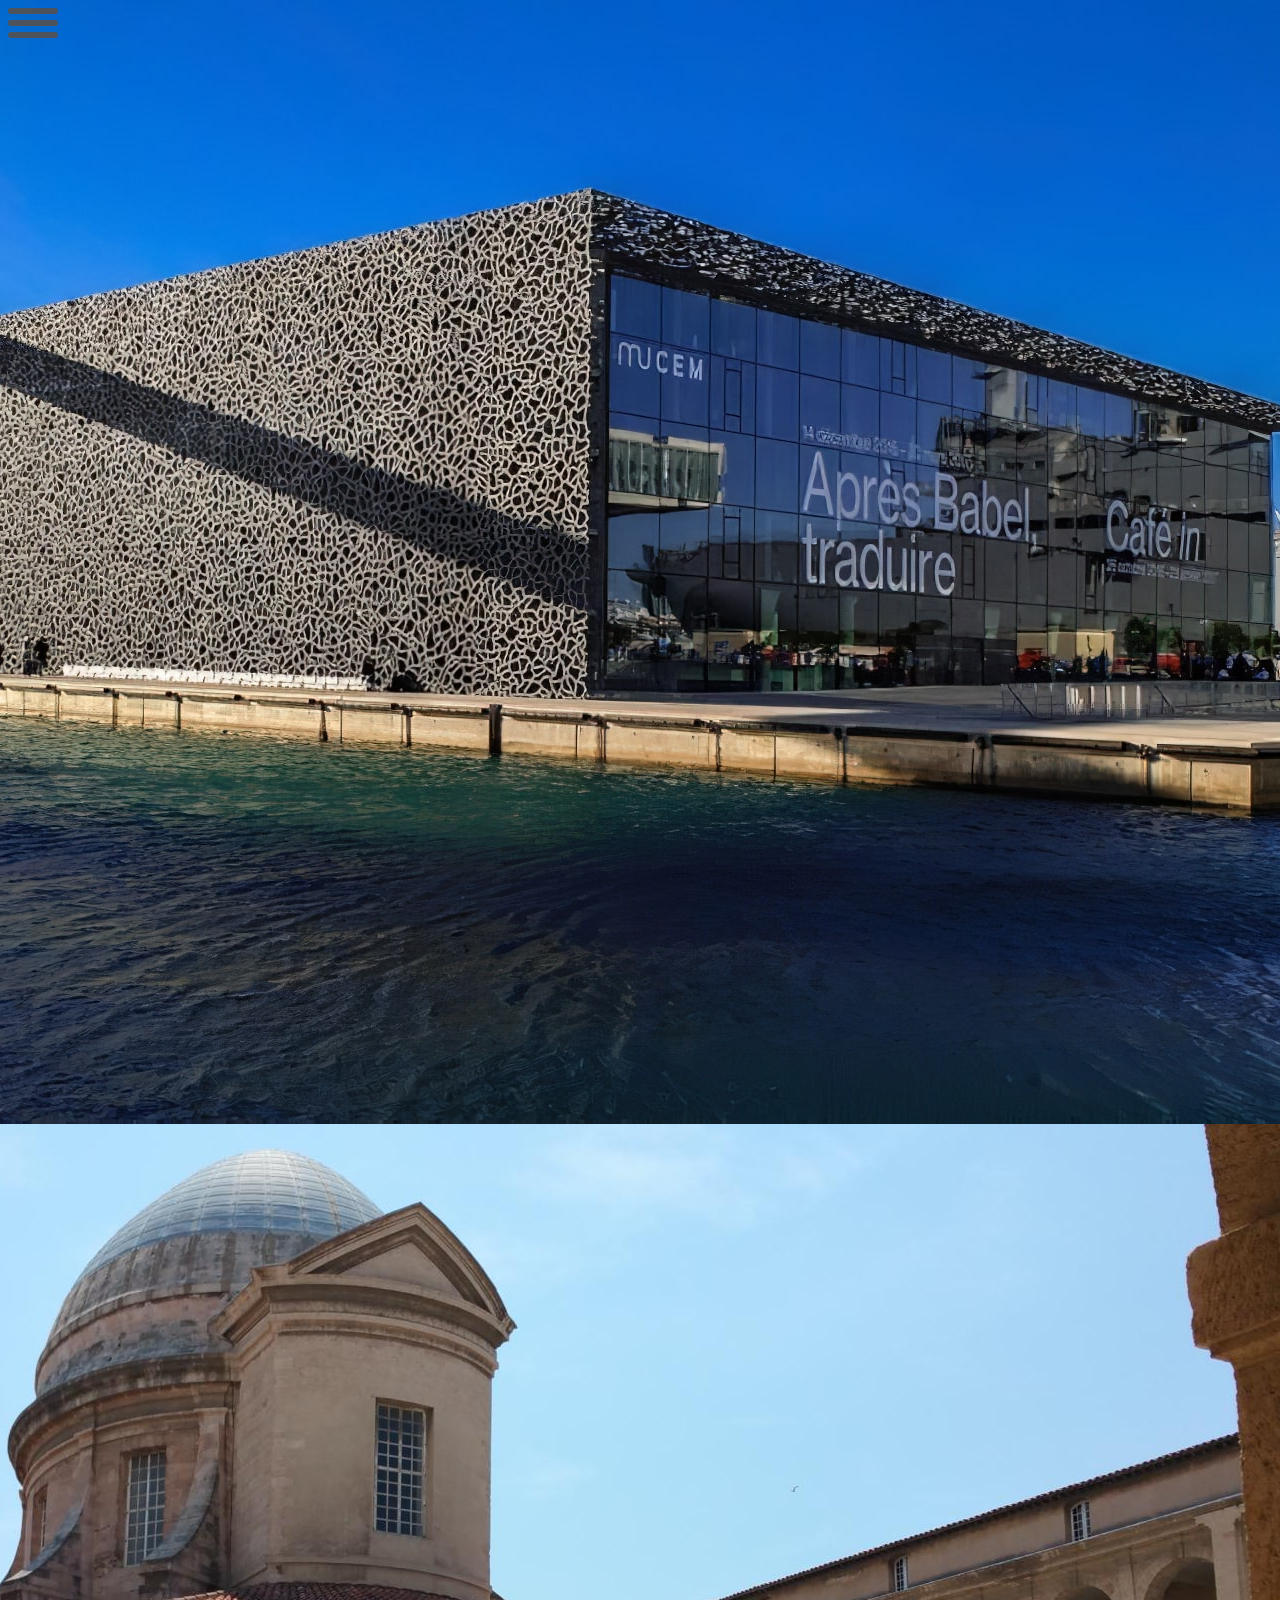
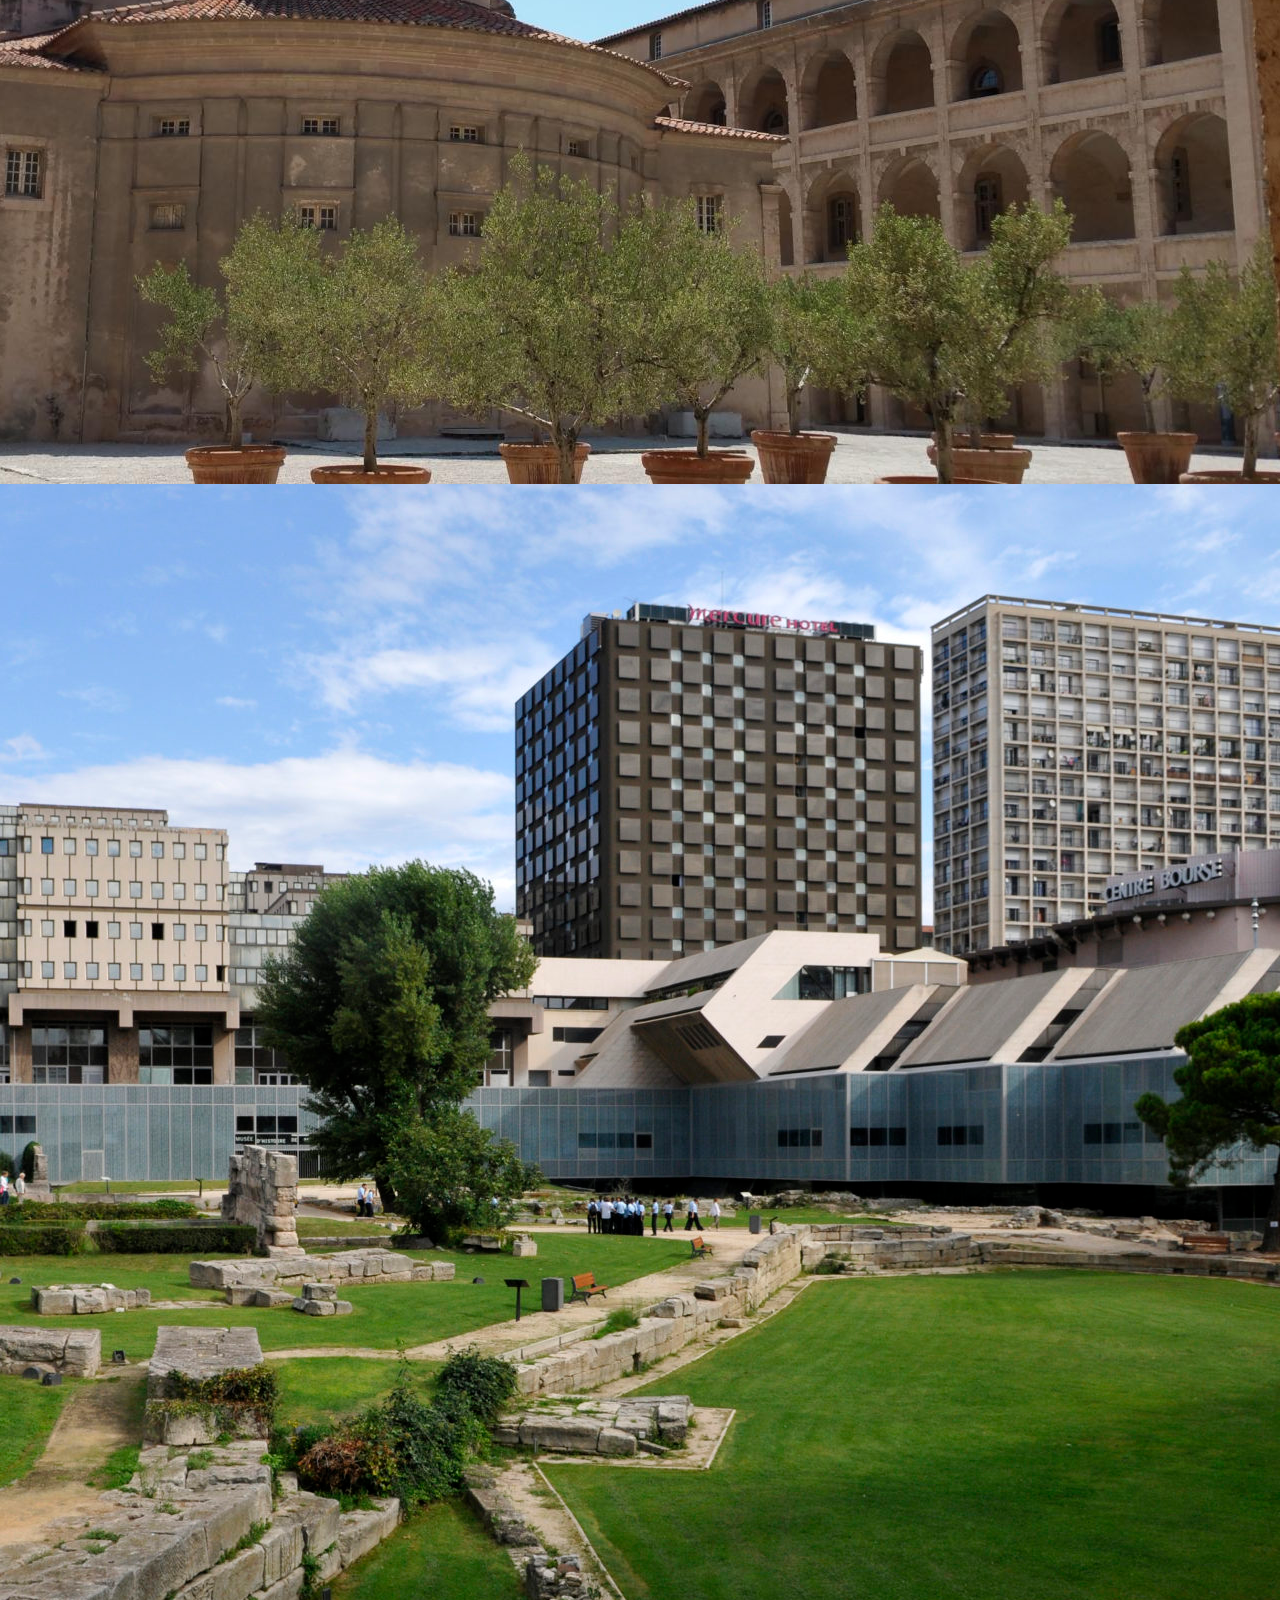
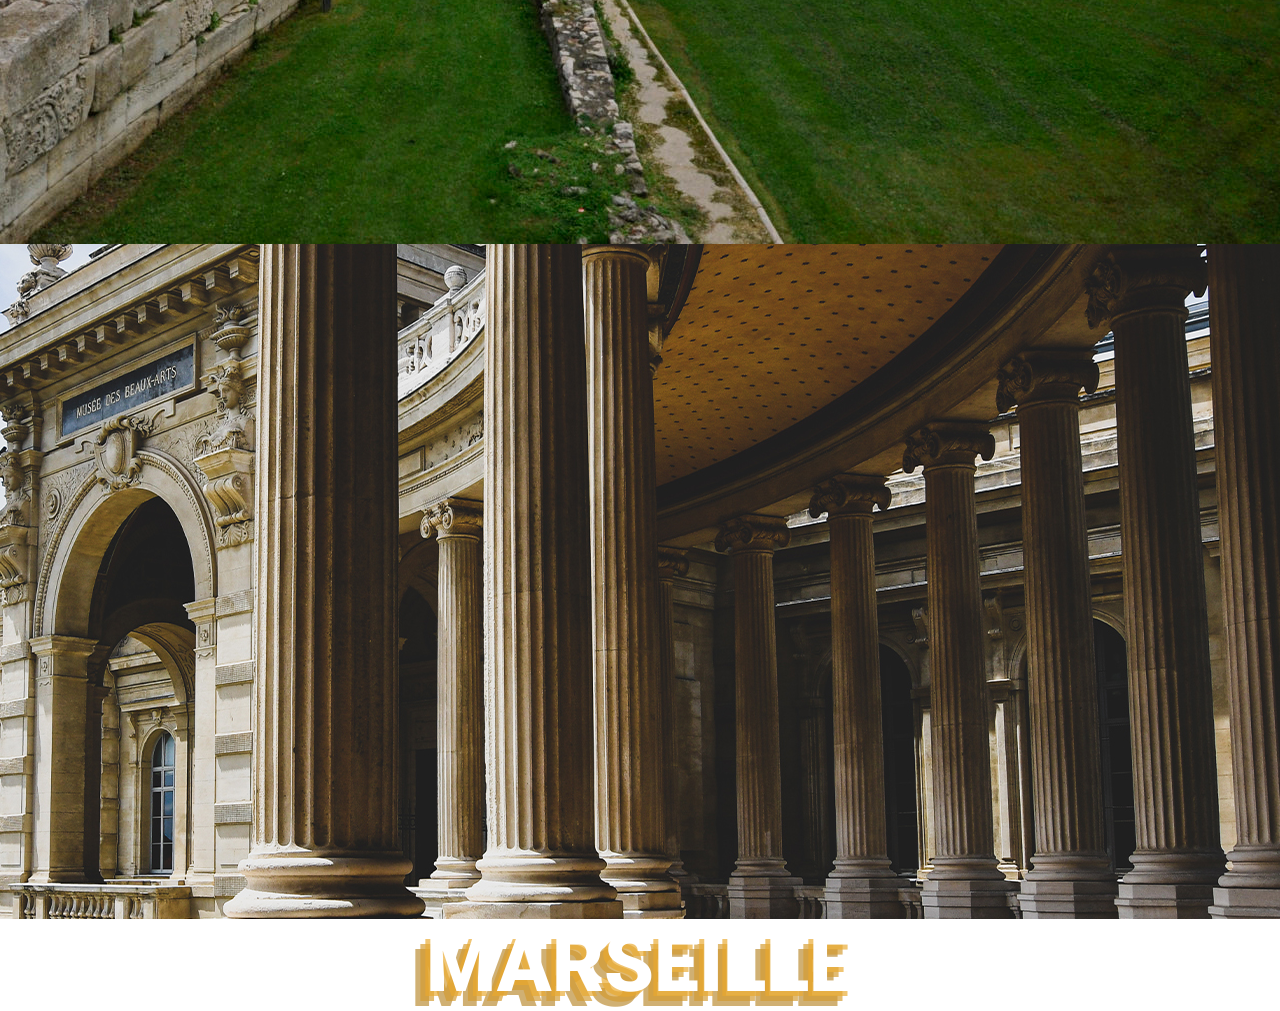
<file: ville-marseille/musée/marseille6.html>
<!DOCTYPE html>
<html lang="en">
<head>
    <meta charset="UTF-8">
    <meta name="viewport" content="width=device-width, initial-scale=1.0">
    <link rel="stylesheet" href="https://cdnjs.cloudflare.com/ajax/libs/font-awesome/6.4.2/css/all.min.css">
    <link rel="icon" href="../image/blason-marseille.jpg">
    <link rel="stylesheet" href="marseille6.css">
    <link rel="stylesheet" href="marseille.css">
    <title>La Ville de Marseille - Musées</title>
</head>
<body>
    <section class="element">
        <label class="menu">
            <input type="checkbox" />
        </label>

        <section class="navbar">
            <header>Menu</header>
              <ul class="nav-links">
                <li class="link"><a href="../marseille.html"><i class="fa-solid fa-house"></i> Accueil</a></li>
                <li class="link"><a href="../histoire/marseille2.html"><i class="fa-solid fa-timeline"></i> Histoire</a></li>
                <li class="link"><a href="../randonnée/marseille3.html"><i class="fa-solid fa-person-hiking"></i> Randonnées</a></li>
                <li class="link"><a href="../plage/marseille4.html"><i class="fa-solid fa-umbrella-beach"></i> Plages</a></li>
                <li class="link"><a href="../parc/marseille5.html"><i class="fa-solid fa-tree"></i> Parcs</a></li>
                <li class="link"><a href="marseille6.html"><i class="fa-solid fa-building-columns"></i> Musées</a></li>
                <li class="link"><a href="../contact/marseille7.html"><i class="fa-solid fa-comments"></i> Contact</a></li>
            </ul>
        </section>
    </section>

    <section class="parc">
        <article class="card">
            <img class="card__background" src="../image/mucem.jpg" alt="parc"/>
            <div class="card__container">
                <div class="cardtext">
                    <h2 class="card__title">Mucem</h2>
                    <a href="https://www.mucem.org/"
                        class="card__button">Info</a>
                </div>
            </div>
        </article>
        <article class="card">
            <img class="card__background" src="../image/vieille-charit-chapelleot.jpg" alt="parc"/>
            <div class="card__container">
                <div class="cardtext">
                    <h2 class="card__title">La Vieille Charité</h2>
                    <a href="https://musees.marseille.fr/centre-de-la-vieille-charite-cvc"
                        class="card__button">Info</a>
                </div>
            </div>
        </article>
        <article class="card">
            <img class="card__background" src="../image/Jardin-de-vestiges-photo-Ville-de-Marseille-scaled.jpg" alt="parc" />
            <div class="card__container">
                <div class="cardtext">
                    <h2 class="card__title">Musée d'Histoire de Marseille</h2>
                    <a href="https://musees.marseille.fr/musee-dhistoire-de-marseille-mhm"
                        class="card__button">Info</a>
                </div>
            </div>
        </article>
        <article class="card">
            <img class="card__background" src="../image/musee-beaux-arts.jpg" alt="parc"/>
            <div class="card__container">
                <div class="cardtext">
                    <h2 class="card__title">Musée des Beaux-Arts</h2>
                    <a href="https://musees.marseille.fr/musee-des-beaux-arts-mba"
                        class="card__button">Info</a>
                </div>
            </div>
        </article>

    </section>

    <footer>
        <h1>MARSEILLE</h1>
    </footer>

    <script src="top.js"></script>
</body>
</html>
</file>
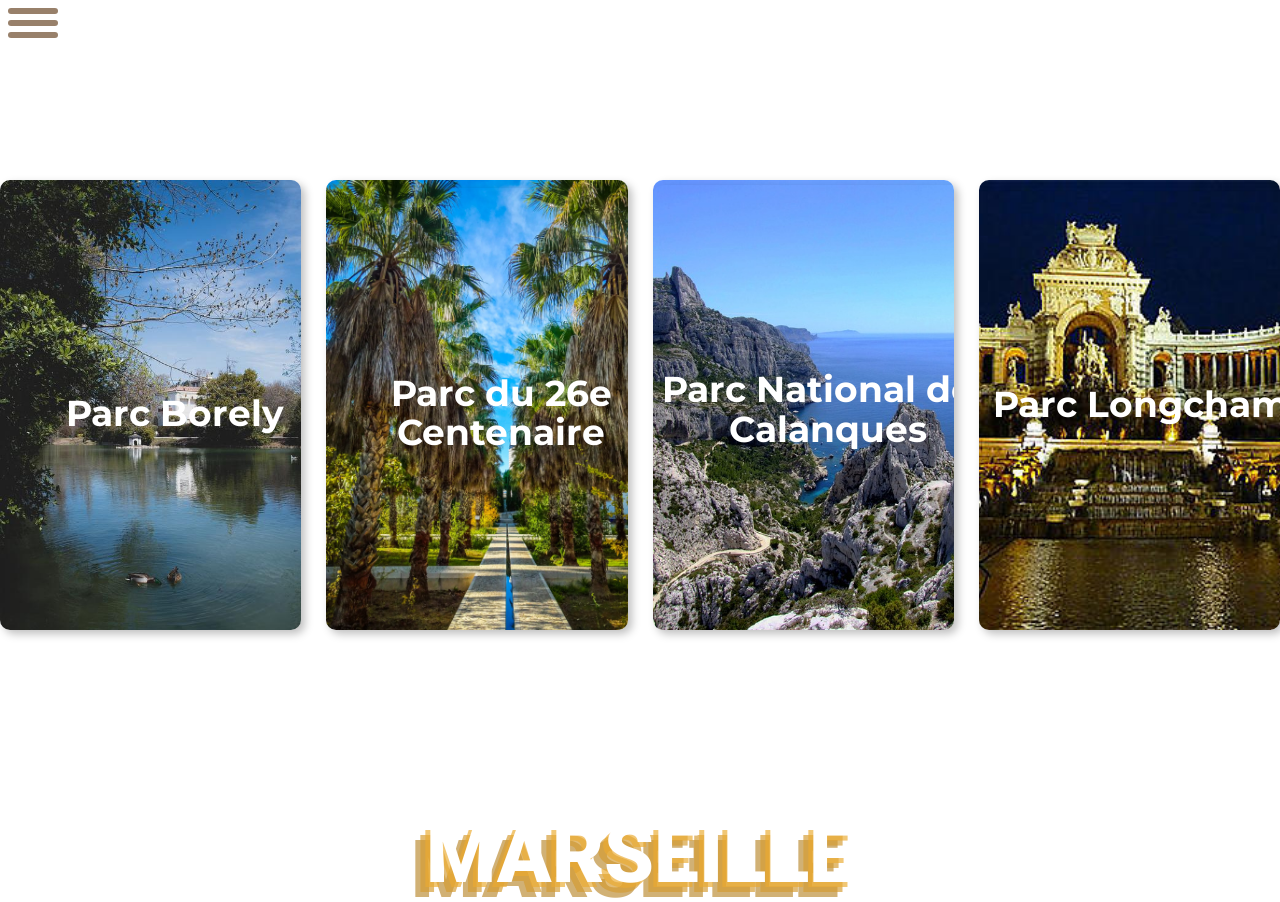
<file: ville-marseille/parc/marseille5.html>
<!DOCTYPE html>
<html lang="en">

<head>
    <meta charset="UTF-8">
    <meta name="viewport" content="width=device-width, initial-scale=1.0">
    <link rel="stylesheet" href="https://cdnjs.cloudflare.com/ajax/libs/font-awesome/6.4.2/css/all.min.css">
    <link rel="icon" href="../image/blason-marseille.jpg">
    <link rel="stylesheet" href="marseille5.css">
    <link rel="stylesheet" href="marseille.css">
    <title>La Ville de Marseille - Parcs</title>
</head>

<body>
    <video id="background-video" autoplay loop muted>
        <source src="../image/Beautiful nature videos_nature gifs.mp4" type="video/mp4">
    </video>

    <section class="element">
        <label class="menu">
            <input type="checkbox" />
        </label>

        <section class="navbar">
            <header>Menu</header>
              <ul class="nav-links">
                <li class="link"><a href="../marseille.html"><i class="fa-solid fa-house"></i> Accueil</a></li>
                <li class="link"><a href="../histoire/marseille2.html"><i class="fa-solid fa-timeline"></i> Histoire</a></li>
                <li class="link"><a href="../randonnée/marseille3.html"><i class="fa-solid fa-person-hiking"></i> Randonnées</a></li>
                <li class="link"><a href="../plage/marseille4.html"><i class="fa-solid fa-umbrella-beach"></i> Plages</a></li>
                <li class="link"><a href="marseille5.html"><i class="fa-solid fa-tree"></i> Parcs</a></li>
                <li class="link"><a href="../musée/marseille6.html"><i class="fa-solid fa-building-columns"></i> Musées</a></li>
                <li class="link"><a href="../contact/marseille7.html"><i class="fa-solid fa-comments"></i> Contact</a></li>
            </ul>
        </section>
    </section>

    <section class="parc">
        <article class="card">
            <img class="card__background" src="../image/parc borely.jpg" alt="parc" width="1920" height="2193" />
            <div class="card__container">
                <div class="card">
                    <h2 class="card__title">Parc Borely</h2>
                    <a href="https://www.marseille.fr/environnement/parcs-et-jardins/parc-borely"
                        class="card__button">Read more</a>
                </div>
            </div>
        </article>
        <article class="card">
            <img class="card__background" src="../image/Parc du 26e Centenaire.webp" alt="parc" width="1920"
                height="2193" />
            <div class="card__container">
                <div class="card">
                    <h2 class="card__title">Parc du 26e Centenaire</h2>
                    <a href="https://www.marseille.fr/environnement/parcs-et-jardins/parc-du-26eme-centenaire"
                        class="card__button">Read
                        more</a>
                </div>
            </div>
        </article>
        <article class="card">
            <img class="card__background" src="../image/Parc National des Calanques.jpg" alt="parc" width="1920"
                height="2193" />
            <div class="card__container">
                <div class="card">
                    <h2 class="card__title">Parc National des Calanques</h2>
                    <a href="https://www.marseille-tourisme.com/decouvrez-marseille/calanques-plages-et-nature/les-calanques-de-marseille/quelles-calanques-decouvrir/le-parc-national-des-calanques/"
                        class="card__button">Read
                        more</a>
                </div>
            </div>
        </article>
        <article class="card">
            <img class="card__background" src="../image/Parc Longchamp.jpg" alt="parc" width="1920" height="2193" />
            <div class="card__container">
                <div class="card">
                    <h2 class="card__title">Parc Longchamp</h2>
                    <a href="https://www.marseille.fr/environnement/parcs-et-jardins/parc-longchamp"
                        class="card__button">Read
                        more</a>
                </div>
            </div>
        </article>
    </section>

    <footer>
        <h1>MARSEILLE</h1>
    </footer>
</body>

</html>
</file>
<file: style/style.css>
:root {
    --navbar-background-color: #1b1b1b;
    --navbar-item-hovered-color:rgb(73, 73, 73);
    --navbar-separator-color:#7C4DFF;
    --navbar-icon-color:#474747;
    --navbar-text-color:rgb(255, 255, 255);
    --navbar-transition-speed: .2s;
    --primary-color:#7C4DFF;
    --navbar-logo-background-color:#000000;
  }
  
  html, body {
    margin:0;
    font-family: 'Source Sans Pro';
    font-size:16px;
  }
  
  main {
    padding: 1rem 4rem;
    margin-left: 5rem;
    text-align: justify;
  }
  
  .navbar {
    width:5rem;
    position:fixed;
    top:0px;
    left:0px;
    bottom:0px;
    background:var(--navbar-background-color);
    box-shadow: rgba(12,43, 30, 0.2) 0 4px 14px;
    transition: width var(--navbar-transition-speed) ease;
  }
  
  .navbar:hover {
    width:15rem;
  }
  
  .navbar-menu {
    list-style: none;
    padding:0;
    margin:0;
    display:flex;
    flex-direction: column;
    align-items: center;
    height:100%;
  }
  
  .navbar-item {
    width: 100%;
    border-bottom:solid 1px var(--navbar-separator-color);
    transition: background-color var(--navbar-transition-speed);
  }
  
  .navbar-item:hover {
    background-color:var(--navbar-item-hovered-color);
  }
  
  .navbar-item:last-child {
    margin-top:auto;
  }
  
  .navbar-link {
    display:flex;
    align-items: center;
    justify-content: flex-start;
    height:5rem;
    width:100%;
    text-decoration: none;
  }
  
  .navbar-icon {
    text-align: center;
    font-size: 1.5rem;
    min-width: 2rem;
    margin: 0 1.5rem;
    color:var(--navbar-icon-color);
    transition:var(--navbar-transition-speed);
  }
  
  .navbar-item:hover .navbar-icon {
    color:var(--primary-color);
  }
  
  .navbar-title {
    color:var(--navbar-text-color);
  }
  
  .navbar:not(:hover) .navbar-title {
    display:none;
  }
  
  .logo {
    background:var(--navbar-logo-background-color);
  }
  
  .logo .navbar-title {
    font-size:1.5rem;
    font-weight:bold;
    margin-left:1.5rem;
  }
  
  .navbar:hover .logo .navbar-icon {
    transform:rotate(180deg);
  }
  
  /*
  ** RESPONSIVE
  */
  
  @media only screen and (max-width:1024px) {
    .navbar {
      top:auto;
      width:100%;
      bottom:0px;
    }
  
    .navbar:hover {
      width:100%;
    }
  
    .navbar-menu {
      flex-direction: row;
    }
  
    .logo {
      display:none;
    }
  
    main {
      margin-left:0;
      margin-bottom:5rem;
    }
  
    .navbar:hover .navbar-title {
      display:none;
    }
  
    .navbar-icon {
      min-width:auto;
      margin:0;
    }
  
    .navbar-link {
      justify-content: center;
    }
  } 
/*video*/
  #background-video {
    max-width: 99.9%;
    max-height: 99.9%;
    height: 100vh;
    width: 100vw;
    object-fit: cover;
    position: fixed;
    left: 0;
    right: 0;
    top: 0;
    bottom: 0;
    z-index: -1;
    }
    
    h1, h2, #btnVideo{
    
    color: white;
    
    font-family: Trebuchet MS;
    
    font-weight: bold;
    
    text-align: center;
    
    }
    
    h1 {
    font-size: 6rem;
    margin-top: 30vh;
    }
    
    h2 { font-size: 3rem; }
    
    #btnVideo{
    font-size: 1.5rem;
    background: 0;
    border: 0;
    margin-left: 50%;
    transform: translateX(-50%);
    }

    .nom{
      color: #7C4DFF;
      
      font-size: 5em;
      text-align: left;
      margin-top: 1em;
      text-align: justify;
    }
/*couleur DWWM et taille */

.container {
  width: 100%;
  background-color: #ddd;
}

.skills {
  text-align: right;
  padding-top: 10px;
  padding-bottom: 10px;
  color: white;
}

.html {width: 70%; background-color: #04AA6D;}
.css {width: 60%; background-color: #2196F3;}
.js {width: 15%; background-color: #f44336;}
.php {width: 15%; background-color: #808080;}

#em{
  font-size: 1.2em;
  color: #7C4DFF;
}



/**/
body {	
  margin: 0;
  padding: 0;
  background: rgb(230,230,230);
  color: rgb(255, 0, 0);
  font-family: 'Open Sans', sans-serif;
  font-size: 112.5%;
}

/* ================ The Timeline ================ */

.timeline {
  position:relative;
  width: 660px;
  margin: 0 auto;
  margin-top: 4em;
  padding: 5em 0;
  list-style-type: none;
}

.timeline:before {
  position: absolute;
  left: 50%;
  top: 0;
  content: ' ';
  display: block;
  width: 6px;
  height: 100%;
  margin-left: -3px;
  background: rgb(80,80,80);
  background: -moz-linear-gradient(top, rgba(80,80,80,0) 0%, rgb(80,80,80) 8%, rgb(80,80,80) 92%, rgba(80,80,80,0) 100%);
  background: -webkit-gradient(linear, left top, left bottom, color-stop(0%,rgba(30,87,153,1)), color-stop(100%,rgba(125,185,232,1)));
  background: -webkit-linear-gradient(top, rgba(80,80,80,0) 0%, rgb(80,80,80) 8%, rgb(80,80,80) 92%, rgba(80,80,80,0) 100%);
  background: -o-linear-gradient(top, rgba(80,80,80,0) 0%, rgb(80,80,80) 8%, rgb(80,80,80) 92%, rgba(80,80,80,0) 100%);
  background: -ms-linear-gradient(top, rgba(80,80,80,0) 0%, rgb(80,80,80) 8%, rgb(80,80,80) 92%, rgba(80,80,80,0) 100%);
  background: linear-gradient(to bottom, rgba(80,80,80,0) 0%, rgb(80,80,80) 8%, rgb(80,80,80) 92%, rgba(80,80,80,0) 100%);
  
  z-index: 5;
}

.timeline li {
  padding: 1em 0;
}

.timeline li:after {
  content: "";
  display: block;
  height: 0;
  clear: both;
  visibility: hidden;
}

.direction-l {
  position: relative;
  width: 300px;
  float: left;
  text-align: right;
}

.direction-r {
  position: relative;
  width: 300px;
  float: right;
}

.flag-wrapper {
  position: relative;
  display: inline-block;
  
  text-align: center;
}

.flag {
  position: relative;
  display: inline;
  background: rgb(51, 0, 133);
  padding: 6px 10px;
  border-radius: 5px;
  
  font-weight: 600;
  text-align: left;
}

.direction-l .flag {
  -webkit-box-shadow: -1px 1px 1px rgba(0,0,0,0.15), 0 0 1px rgba(0,0,0,0.15);
  -moz-box-shadow: -1px 1px 1px rgba(0,0,0,0.15), 0 0 1px rgba(0,0,0,0.15);
  box-shadow: -1px 1px 1px rgba(0,0,0,0.15), 0 0 1px rgba(0,0,0,0.15);
}

.direction-r .flag {
  -webkit-box-shadow: 1px 1px 1px rgba(0,0,0,0.15), 0 0 1px rgba(0,0,0,0.15);
  -moz-box-shadow: 1px 1px 1px rgba(0,0,0,0.15), 0 0 1px rgba(0,0,0,0.15);
  box-shadow: 1px 1px 1px rgba(0,0,0,0.15), 0 0 1px rgba(0,0,0,0.15);
}

.direction-l .flag:before,
.direction-r .flag:before {
  position: absolute;
  top: 50%;
  right: -40px;
  content: ' ';
  display: block;
  width: 12px;
  height: 12px;
  margin-top: -10px;
  background: rgb(77, 0, 87);
  border-radius: 10px;
  border: 4px solid rgb(255, 0, 0);
  z-index: 10;
}

.direction-r .flag:before {
  left: -40px;
}

.direction-l .flag:after {
  content: "";
  position: absolute;
  left: 100%;
  top: 50%;
  height: 0;
  width: 0;
  margin-top: -8px;
  border: solid transparent;
  border-left-color: rgb(140, 0, 255);
  border-width: 8px;
  pointer-events: none;
}

.direction-r .flag:after {
  content: "";
  position: absolute;
  right: 100%;
  top: 50%;
  height: 0;
  width: 0;
  margin-top: -8px;
  border: solid transparent;
  border-right-color: rgb(101, 0, 110);
  border-width: 8px;
  pointer-events: none;
}

.time-wrapper {
  display: inline;
  
  line-height: 1em;
  font-size: 0.66666em;
  color: rgb(255, 255, 255);
  vertical-align: middle;
}

.direction-l .time-wrapper {
  float: left;
}

.direction-r .time-wrapper {
  float: right;
}

.time {
  display: inline-block;
  padding: 4px 6px;
  background: rgb(73, 0, 67);
}

.desc {
  margin: 1em 0.75em 0 0;
  
  font-size: 0.77777em;
  font-style: italic;
  line-height: 1.5em;
}

.direction-r .desc {
  margin: 1em 0 0 0.75em;
}

/* ================ Timeline Media Queries ================ */

@media screen and (max-width: 660px) {

.timeline {
 	width: 100%;
	padding: 4em 0 1em 0;
}

.timeline li {
	padding: 2em 0;
}

.direction-l,
.direction-r {
	float: none;
	width: 100%;

	text-align: center;
}

.flag-wrapper {
	text-align: center;
}

.flag {
	background: rgb(255,255,255);
	z-index: 15;
}

.direction-l .flag:before,
.direction-r .flag:before {
  position: absolute;
  top: -30px;
	left: 50%;
	content: ' ';
	display: block;
	width: 12px;
	height: 12px;
	margin-left: -9px;
	background: #fff;
	border-radius: 10px;
	border: 4px solid rgb(255,80,80);
	z-index: 10;
}

.direction-l .flag:after,
.direction-r .flag:after {
	content: "";
	position: absolute;
	left: 50%;
	top: -8px;
	height: 0;
	width: 0;
	margin-left: -8px;
	border: solid transparent;
	border-bottom-color: rgb(255,255,255);
	border-width: 8px;
	pointer-events: none;
}

.time-wrapper {
	display: block;
	position: relative;
	margin: 4px 0 0 0;
	z-index: 14;
}

.direction-l .time-wrapper {
	float: none;
}

.direction-r .time-wrapper {
	float: none;
}

.desc {
	position: relative;
	margin: 1em 0 0 0;
	padding: 1em;
	background: rgb(245,245,245);
	-webkit-box-shadow: 0 0 1px rgba(0,0,0,0.20);
	-moz-box-shadow: 0 0 1px rgba(0,0,0,0.20);
	box-shadow: 0 0 1px rgba(0,0,0,0.20);
	
  z-index: 15;
}

.direction-l .desc,
.direction-r .desc {
	position: relative;
	margin: 1em 1em 0 1em;
	padding: 1em;
	
  z-index: 15;
}

}

@media screen and (min-width: 400px ), (max-width: 660px) {

.direction-l .desc,
.direction-r .desc {
	margin: 1em 4em 0 4em;
}

}

.projet1 {
  width: 35%;
  border: 1px solid rgb(5, 80, 61);
  margin-left: 9%;
  margin-top: 5em;
  margin-bottom: 5%;
  margin-right: 5%;
}

.projet2 {
  width: 35%;
  border: 1px solid rgb(5, 80, 61);
  margin-left: 2%;
  margin-top: 5em;
  margin-bottom: 5%;
  margin-right: 5%;
}

.contact1{
  color: #7C4DFF;
  text-align: left;
  font-size: 1em;
}
</file>
<file: BloomPetals/style.css>
@media only screen and (max-width: 600px) {
    /* Ajoutez vos règles CSS pour les écrans de petite taille ici */
    body {
        background-attachment: scroll;
    }
    
    .resume {
        width: 90%; /* Ajustez la largeur comme nécessaire */
    }

    .img1, .img2 {
        flex-direction: column; /* Pile les images verticalement sur des écrans plus petits */
        align-items: center; /* Centre les images */
    }

    .img1 img, .img2 img {
        margin-top: 20px; /* Espacement entre les images */
    }
}

.img1 img, .img2 img {
    width: 100%;
    height: auto;
    border: 5px solid #f1dd00;
    border-top-right-radius: 50%;
    border-bottom-left-radius: 50%;
    margin-top: 50px;
}
header {
    display: flex;
    flex-direction: row;
    justify-content: space-between;
    align-items: center;
    background-color: rgb(0, 249, 241);
    font-family:'Franklin Gothic Medium', 'Arial Narrow', Arial, sans-serif;
    height: 4em;
    top: 0;
    left: 0;
    position: fixed;
    width: 100%;
}

#headerlink {
    
    display: flex;
    flex-direction: row;
    justify-content: space-around;
    color: rgb(255, 255, 255);
    text-decoration: none;
    margin-left: 3rem;
}

.headerlinks {
    color: rgb(255, 255, 255);
    text-decoration: none;
    padding: 1em;
}

#headersearchdiv {
    display: flex;
    flex-direction: row;
    justify-content: space-around;
    padding: 1em;
}

input {
    overflow: hidden;
    background-color: rgb(255, 255, 255);
    font-family: Arial, Helvetica, sans-serif;
    padding: 0.5em;
    border-radius: 1em;
}

body {
    background: url("images/f1.jpg");
    background-size: cover;
    background-attachment: fixed;
}

.titre {

    display: flex;
    justify-content: center;
    margin-top: 100px;
  
}

.resume {
    display: flex;
    justify-content: center;
    margin-top: 10px;
    font-family: Arial, Helvetica, sans-serif;
    color: rgb(57, 57, 57);
    text-align: center;
    margin-left: auto;
    margin-right: auto;
  
}

.img1 {
    display: flex;   
    justify-content: space-evenly;
    width: 100%;
    margin-top: 50px;
}

.img1 img {
    display: flex;
    width: 200px;
    height: 200px;
    border: 5px solid #f1dd00;
    border-top-right-radius: 50%;
    border-bottom-left-radius: 50%;
}

.title-service {
    display: flex;
    justify-content: center;
    font-family: Arial, Helvetica, sans-serif;
    margin-top: 50px;
}

.res2 {
    display: flex;
    flex-direction: row;
    padding: 10px;
    margin-top: 25px;
    margin-left: 2%;
    margin-right: 2%;
    box-shadow: rgba(255, 0, 0, 0.3) 0px 19px 38px, rgba(0, 0, 0, 0.22) 0px 15px 12px;
    border: 1px solid #fe0000;
    background: url(images/f2.jpg);
}

.p1,
.p2,
.p3 {
    flex: 1;
    padding: 10px;
    color: rgb(0, 119, 255);
    font-family: Arial, Helvetica, sans-serif;
    text-align: center;
}

.p1 h4,
.p2 h4,
.p3 h4 {
    font-size: 16px;
    color: rgb(15, 5, 130);
    margin-left: auto;
    margin-right: auto;

}

.img2 {
    display: flex;
    justify-content: space-evenly;
    width: 100%;
}

.img2 img {
    display: flex;
    width: 200px;
    height: 200px;
    border: 5px solid #f1dd00;
    border-top-right-radius: 50%;
    border-bottom-left-radius: 50%;
    margin-top: 50px;
}

footer {
    display: flex;
    flex-direction: row;
    justify-content: space-between;
    margin-top: 50px;
    align-items: center;
    background-color: rgb(0, 249, 228);
    font-family: Arial, Helvetica, sans-serif;
    height: 4em;
    bottom: 0;
    left: 0;
    width: 100%;
}

* {
    margin: 0;
}
</file>
<file: BloomPetals/contact.css>
header {
    display: flex;
    flex-direction: row;
    justify-content: space-between;
    align-items: center;
    background-color: rgb(0, 249, 241);
    font-family:'Franklin Gothic Medium', 'Arial Narrow', Arial, sans-serif;
    height: 4em;
    top: 0;
    left: 0;
    position: fixed;
    width: 100%;
}

#headerlink {
    display: flex;
    flex-direction: row;
    justify-content: space-around;
    color: rgb(255, 255, 255);
    text-decoration: none;
    margin-left: 3rem;
}

.headerlinks {
    color: rgb(255, 255, 255);
    text-decoration: none;
    padding: 1em;
}

#headersearchdiv {
    display: flex;
    flex-direction: row;
    justify-content: space-around;
    padding: 1em;
}

input {
    overflow: hidden;
    background-color: rgb(255, 255, 255);
    font-family: Arial, Helvetica, sans-serif;
    padding: 0.5em;
    border-radius: 1em;
}



/* Styles pour le corps de la page */

body {
    background: url("images/f1.jpg");
    background-size: cover;
    background-attachment: fixed;
}


html, body {
  height: 100vh;
  background: #666666;
  font-family: 'Balsamiq Sans', sans-serif;
}

body {
  display: flex;
  align-items: center;
  justify-content: center;
}

.card {
  width: 70%;
  padding: 30px 90px 90px 90px;
  border: 6px solid rgba(0, 0, 0, 0.3);
  box-shadow: 20px 20px 0 rgba(0, 0, 0, 0.3);
  border-radius: 50px;
  position: relative;
}

.card h2 {
  color: rgba(0, 0, 0, 0.3);
  font-size: 60px;
  text-transform: uppercase;
}

.card .row {
  position: relative;
  width: 100%;
  display: grid;
  grid: auto / auto auto;
  grid-template-columns: repeat(auto-fit,minmax(40%, 1fr));
  grid-gap: 30px;
}

.card .row .col {
  position: relative;
  width: 100%;
  margin: 30px 20px 40px 0;
  transition: 0.5s;
}

.card .row .form-group {
  position: relative;
  width: 100%;
  height: 40px;
  color: #ffffff;
}

.card .row .form-group input,
.card .row .form-group textarea {
  position: absolute;
  width: 90%;
  height: 100%;
  background: transparent;
  outline: none;
  font-size: 24px;
  padding: 10px 0 10px 20px;
  border: 5px solid rgba(0, 0, 0, 0.3);
  box-shadow: 10px 10px 0 rgba(0, 0, 0, 0.3);
  color: #ffffff;
  border-radius: 50px;
}

.card .row .form-group label {
  line-height: 40px;
  color: #ffffff;
  font-size: 24px;
  margin: 0 0 0 30px;
  display: block;
  pointer-events: none;
}

.row .col:nth-child(6) {
  margin-top: 64px;
}

.card .row .form-group input:focus,
.card .row .form-group textarea:focus {
  border: 5px solid #ffffff;
  transition: all 0.5s;
}

.card .row input[type="submit"] {
  border: 5px solid rgba(0, 0, 0, 0.3);
  box-shadow: 10px 10px 0 rgba(0, 0, 0, 0.3);
  padding: 10px;
  height: 100%;
  width: 50%;
  cursor: pointer;
  outline: none;
  background: transparent;
  text-transform: uppercase;
  color: #ffffff;
  line-height: 40px;
  font-size: 24px;
  font-weight: 700;
  border-radius: 45px;
  transition: all 0.4s;
}

.card .row input[type="submit"]:hover {
  border: 5px solid rgba(255, 255, 255, 1);
  color: #ffffff;
  transition: all 0.4s;
}

@media screen and (max-width: 900px) {
  .card .row {
    grid-template-columns: repeat(auto-fit,minmax(70%, 1fr));
  }
  
  .card {
    padding: 20px;
  }
  
  .card h2 {
    font-size: 34px;
  }
  
  .card .row input[type="submit"] {
    width: 100%;
  }
}

footer {
    position: fixed;
    bottom: 0;
    width: 100%;
    margin-top: 50px;
    align-items: center;
    background-color: rgb(0, 249, 228);
    height: 4em;
    left: 0;
}

* {
    margin: 0;
}
</file>
<file: BloomPetals/entreprise.css>
header {
    display: flex;
    flex-direction: row;
    justify-content: space-between;
    align-items: center;
    background-color: rgb(0, 249, 241);
    font-family:'Franklin Gothic Medium', 'Arial Narrow', Arial, sans-serif;
    height: 4em;
    top: 0;
    left: 0;
    position: fixed;
    width: 100%;
}

#headerlink {
    display: flex;
    flex-direction: row;
    justify-content: space-around;
    color: rgb(255, 255, 255);
    text-decoration: none;
    margin-left: 3rem;
}

.headerlinks {
    color: rgb(255, 255, 255);
    text-decoration: none;
    padding: 1em;
}

#headersearchdiv {
    display: flex;
    flex-direction: row;
    justify-content: space-around;
    padding: 1em;
}

input {
    overflow: hidden;
    background-color: rgb(255, 255, 255);
    font-family: Arial, Helvetica, sans-serif;
    padding: 0.5em;
    border-radius: 1em;
}

body {
    background: url("images/f3.jpg");
    background-size: cover;
    background-attachment: fixed;
}

.equipe {
    text-align: center;
    margin: 10px;
    font-family: Arial, Helvetica, sans-serif;
    margin-top: 100px;
}



.img1 {
    display: flex;
    flex-direction: row;
    justify-content: space-evenly;
    width: 100%;
    margin-top: 50px;
}

.img1 img {
    width: 200px;
    border: 5px solid #f100dd;
    border-bottom-left-radius: 50%;
    border-top-right-radius: 50%;
}



footer {
    position: fixed;
    bottom: 0;
    width: 100%;
    margin-top: 50px;
    align-items: center;
    background-color: rgb(0, 249, 228);
    height: 4em;
    left: 0;
}

* {
    margin: 0;
}
</file>
<file: BloomPetals/realisations.css>
header {
    display: flex;
    flex-direction: row;
    justify-content: space-between;
    align-items: center;
    background-color: rgb(0, 249, 241);
    font-family:'Franklin Gothic Medium', 'Arial Narrow', Arial, sans-serif;
    height: 4em;
    top: 0;
    left: 0;
    position: fixed;
    width: 100%;
}

#headerlink {
    display: flex;
    flex-direction: row;
    justify-content: space-around;
    color: rgb(255, 255, 255);
    text-decoration: none;
    margin-left: 3rem;
}

.headerlinks {
    color: rgb(255, 255, 255);
    text-decoration: none;
    padding: 1em;
}

#headersearchdiv {
    display: flex;
    flex-direction: row;
    justify-content: space-around;
    padding: 1em;
}

input {
    overflow: hidden;
    background-color: rgb(255, 255, 255);
    font-family: Arial, Helvetica, sans-serif;
    padding: 0.5em;
    border-radius: 1em;
}

body {
    background: url("images/f4.jpg");
    background-size: cover;
    background-attachment: fixed;
}




/* Styles pour la mosaïque d'images */
.title {
    text-align: center;
    font-family: Arial, Helvetica, sans-serif;
    font-size: 24px;
    margin-top: 4em;
}

.mosaique {
    display: grid;
    grid-template-columns: repeat(auto-fit, minmax(150px, 1fr));
    gap: 5px;
    padding: 20px;
    margin-top: 10px;
}

.realisation {
    border: 0px solid #ccc;
    margin-top: 5px;
    text-align: center;
    border-radius: 10px;
    
}

img:hover {
    border: 2px solid #fffb00;

}
.realisation img {
    max-width: 100%;
    height: auto;
    width: 100%;
    border-radius: 10px;
    width: 157px;
    height: 157px;
    overflow: hidden;
}
footer {
    position: fixed;
    bottom: 0;
    width: 100%;
    margin-top: 50px;
    align-items: center;
    background-color: rgb(0, 249, 228);
    height: 4em;
    left: 0;
}

* {
    margin: 0;
}
</file>
<file: ville-marseille/histoire/marseille2.css>
@import url("https://fonts.googleapis.com/css2?family=Lato:wght@400;700&family=Montserrat:wght@700&display=swap");


body{
  font-family: 'Roboto', sans-serif;
  font-size: 26px;
  height: 100%;
  background-color: #fff;
  animation: slidein 0.75s;
}

@keyframes slidein {
  from {
      opacity: 0;
      transform: rotateX(-30deg);
  }

  to {
      opacity: 1;
      transform: rotateX(0);
  }
}

main{
  display: flex;
  flex-direction: column;
  width: 100%;
}

.figure{
  display: inline-flex;
  align-items: center;
  justify-content: center;
  gap: 25px;
  height: 90vh;
}

figure {
  display: grid;
  border-radius: 1rem;
  overflow: hidden;
  cursor: pointer;
  box-shadow: 2px 2px 10px 5px rgba(128, 128, 128, 0.69);
}


figure>* {
  grid-area: 1/1;
  transition: .4s;
}

figure figcaption {
  display: grid;
  align-items: end;
  font-family: sans-serif;
  font-size: 2.3rem;
  font-weight: bold;
  color: #0000;
  padding: .75rem;
  background: var(--c, #0009);
  clip-path: inset(0 var(--_i, 100%) 0 0);
  margin: -1px;
}

figure figcaption a{
  color: #fff;
}

figure:hover figcaption {
  --_i: 0%;
}
figure:hover img {
  transform: scale(1.2);
}

img {
  max-width: 100%;
  height: 440px;
}
</file>
<file: ville-marseille/histoire/marseille.css>
@import url('https://fonts.googleapis.com/css2?family=Roboto:wght@100&display=swap');

*,
*::after,
*::before {
  box-sizing: border-box;
}

body {
  margin: 0;
  font-family: 'Roboto', sans-serif;
  font-size: 26px;
}

:root {
  --bar-width: 50px;
  --bar-height: 6px;
  --menu-gap: 6px;
  --foreground: rgba(109,74,44, 0.7);
  --background: white;
  --menu-margin: 8px;
  --animation-timing: 200ms ease-in-out;
  --menu-height: calc(var(--bar-height) * 3 + var(--menu-gap) * 2);
}

a::after,
a::before,
a{
   text-decoration: none;
}

.menu {
  --x-width: calc(var(--menu-height) * 1.41421356237);
  display: flex;
  flex-direction: column;
  gap: var(--menu-gap);
  width: max-content;
  position: fixed;
  top: var(--menu-margin);
  left: var(--menu-margin);
  z-index: 100;
  cursor: pointer;
}

.menu:has(input:checked) {
  --foreground: white;
  --background: #333;
}

.menu:has(input:focus-visible)::before,
.menu:has(input:focus-visible)::after,
.menu input:focus-visible {
  border: 1px solid var(--background);
  box-shadow: 0 0 0 1px var(--foreground);
}

.menu::before,
.menu::after,
.menu input {
  content: "";
  width: var(--bar-width);
  height: var(--bar-height);
  background-color: var(--foreground);
  border-radius: 9999px;
  transform-origin: left center;
  transition: opacity var(--animation-timing), width var(--animation-timing),
   rotate var(--animation-timing), translate var(--animation-timing),
   background-color var(--animation-timing);
}

.menu input {
  appearance: none;
  padding: 0;
  margin: 0;
  outline: none;
  pointer-events: none;
}

.menu:has(input:checked)::before {
  rotate: 45deg;
  width: var(--x-width);
  translate: 0 calc(var(--bar-height) / -2);
}

.menu:has(input:checked)::after {
  rotate: -45deg;
  width: var(--x-width);
  translate: 0 calc(var(--bar-height) / 2);
}

.menu input:checked {
  opacity: 0;
  width: 0;
}

.navbar {
  transition: translate var(--animation-timing);
  translate: -100%;
  padding: 0.5rem 1rem;
  padding-top: calc(var(--menu-height) + var(--menu-margin) + 1rem);
  background-color: var(--foreground);
  color: var(--background);
  max-width: 18rem;
  min-height: 100vh;
}

.menu:has(input:checked) + .navbar {
  translate: 0;
}

.navbar header{
   font-size: 22px;
   color: white;
   text-align: center;
   line-height: 70px;
   background-color: rgba(182, 152, 112, 0.7);
}

.nav-links a{
   display: block;
   height: 100%;
   width: 100%;
   line-height: 65px;
   font-size: 20px;
   color: white;
   padding-left: 40px;
   box-sizing: border-box;
   border-top: 1px solid rgba(255, 255, 255, 0.1);
   transition: 0.4s;
}

.nav-links li{
   margin-left: -35px;
}

.nav-links{
   list-style: none;
}

.link i{
   padding-right: 50px;
}

.link:hover a{
   padding-left: 60px;
}

.element{
    height: 0;
}

footer h1{
    color: #FFFFFF;
    font-size: 80px;
    font-weight: 900;
    text-shadow: -5px 5px 0px #e69600ab, -10px 10px 0px #ca8300ab, -15px 15px 0px #ac7000ab;
}

footer{
    display: flex;
    align-items: center;
    justify-content: center;
    height: 10vh;
    width: 100%;
    background-color: whitesmoke;
    position: relative;
    isolation: isolate;
}
</file>
<file: ville-marseille/musée/marseille6.css>
@import url("https://fonts.googleapis.com/css2?family=Lato:wght@400;700&family=Montserrat:wght@700&display=swap");

:root {
    --brand-color: hsl(46, 100%, 50%);
    --black: hsl(0, 0%, 0%);
    --white: hsl(0, 0%, 100%);
    --font-title: "Montserrat", sans-serif;
    --font-text: "Lato", sans-serif;
}

body {
    margin: 0;
    font-family: 'Roboto', sans-serif;
    font-size: 26px;
    height: 100%;
    animation: slidein 0.75s;
}

@keyframes slidein {
    from {
        opacity: 0;
        transform: rotateX(-30deg);
    }

    to {
        opacity: 1;
        transform: rotateX(0);
    }
}

h2 {
    font-size: 2.25rem;
    font-family: var(--font-title);
    color: var(--white);
    line-height: 1.1;
}

p {
    font-family: var(--font-text);
    font-size: 1rem;
    line-height: 1.5;
    color: var(--white);
}

.parc {
    display: flex;
    align-items: center;
    justify-content: center;
    flex-direction: column;
    width: 100%;
    height: 100%;
    text-align: center;
}

.card {
    display: flex;
    align-items: center;
    justify-content: center;
    height: 50%;
    width: 100%;
    overflow: hidden;
}


.card__background {
    width: max-content;
    height: 30%;
    z-index: -1;
}

.card__content {
    --flow-space: 0.9375rem;
    display: flex;
    flex-direction: column;
    justify-content: space-between;
    align-self: flex-end;
    height: 55%;
    padding: 12% 1.25rem 1.875rem;
    background: linear-gradient(180deg,
            hsla(0, 0%, 0%, 0) 0%,
            hsla(0, 0%, 0%, 0.3) 10%,
            hsl(0, 0%, 0%) 100%);
}

.card__content--container {
    --flow-space: 1.25rem;
}

.cardtext{
    width: min-content;
    margin-right: 300px;
}

.card__title {
    position: relative;
    width: fit-content;
}

.card__title::after {
    content: "";
    position: absolute;
    height: 0.3125rem;
    width: calc(100% + 1.25rem);
    bottom: calc((1.25rem - 0.5rem) * -1);
    left: -1.25rem;
    background-color: rgb(226, 195, 116);
}

.card__button {
    padding: 0.75em 1.6em;
    width: 100px;
    font-variant: small-caps;
    font-weight: bold;
    border-radius: 0.45em;
    border: none;
    background-color: rgb(226, 195, 116);
    font-family: var(--font-title);
    font-size: 1.125rem;
    color: var(--black);
}

.card__button:focus {
    outline: 2px solid black;
    outline-offset: -5px;
}

@media (any-hover: hover) and (any-pointer: fine) {
    .card__content {
        transform: translateY(62%);
        transition: transform 500ms ease-out;
        transition-delay: 500ms;
    }

    .card__title::after {
        opacity: 0;
        transform: scaleX(0);
        transition: opacity 1000ms ease-in, transform 500ms ease-out;
        transition-delay: 500ms;
        transform-origin: right;
    }

    .card__background {
        transition: transform 500ms ease-in;
        width: max-content;
    }

    .card__content--container> :not(.card__title),
    .card__button {
        margin-top: 50%;
        margin-right: 10%;
        opacity: 0;
        transition: transform 500ms ease-out, opacity 500ms ease-out;
    }

    .card:hover,
    .card2:hover {
        transform: scale(1.05);
        transition: transform 500ms ease-in;
    }

    .card:hover .card__content,
    .card:focus-within .card__content {
        transform: translateY(0);
        transition: transform 500ms ease-in;
    }

    .card:focus-within .card__content{
        transition-duration: 0ms;
    }

    .card:hover .card__background,
    .card:focus-within .card__background  {
        transform: scale(1.3);
    }

    .card:hover .card__content--container> :not(.card__title),
    .card:hover .card__button,
    .card:focus-within .card__content--container> :not(.card__title),
    .card:focus-within .card__button{
        opacity: 1;
        transition: opacity 500ms ease-in;
        transition-delay: 100ms;
    }

    .card:hover .card__title::after,
    .card:focus-within .card__title::after {
        opacity: 1;
        transform: scaleX(1);
        transform-origin: left;
        transition: opacity 500ms ease-in, transform 500ms ease-in;
        transition-delay: 500ms;
    }
}
</file>
<file: ville-marseille/musée/marseille.css>
@import url('https://fonts.googleapis.com/css2?family=Roboto:wght@100&display=swap');

*,
*::after,
*::before {
  box-sizing: border-box;
}

body {
  margin: 0;
  font-family: 'Roboto', sans-serif;
  font-size: 26px;
}

:root {
  --bar-width: 50px;
  --bar-height: 6px;
  --menu-gap: 6px;
  --foreground: rgba(109,74,44, 0.7);
  --background: white;
  --menu-margin: 8px;
  --animation-timing: 200ms ease-in-out;
  --menu-height: calc(var(--bar-height) * 3 + var(--menu-gap) * 2);
}

a::after,
a::before,
a{
   text-decoration: none;
}

.menu {
  --x-width: calc(var(--menu-height) * 1.41421356237);
  display: flex;
  flex-direction: column;
  gap: var(--menu-gap);
  width: max-content;
  position: fixed;
  top: var(--menu-margin);
  left: var(--menu-margin);
  z-index: 100;
  cursor: pointer;
}

.menu:has(input:checked) {
  --foreground: white;
  --background: #333;
}

.menu:has(input:focus-visible)::before,
.menu:has(input:focus-visible)::after,
.menu input:focus-visible {
  border: 1px solid var(--background);
  box-shadow: 0 0 0 1px var(--foreground);
}

.menu::before,
.menu::after,
.menu input {
  content: "";
  width: var(--bar-width);
  height: var(--bar-height);
  background-color: var(--foreground);
  border-radius: 9999px;
  transform-origin: left center;
  transition: opacity var(--animation-timing), width var(--animation-timing),
   rotate var(--animation-timing), translate var(--animation-timing),
   background-color var(--animation-timing);
}

.menu input {
  appearance: none;
  padding: 0;
  margin: 0;
  outline: none;
  pointer-events: none;
}

.menu:has(input:checked)::before {
  rotate: 45deg;
  width: var(--x-width);
  translate: 0 calc(var(--bar-height) / -2);
}

.menu:has(input:checked)::after {
  rotate: -45deg;
  width: var(--x-width);
  translate: 0 calc(var(--bar-height) / 2);
}

.menu input:checked {
  opacity: 0;
  width: 0;
}

.navbar {
  transition: translate var(--animation-timing);
  translate: -100%;
  padding: 0.5rem 1rem;
  padding-top: calc(var(--menu-height) + var(--menu-margin) + 1rem);
  background-color: var(--foreground);
  color: var(--background);
  max-width: 18rem;
  min-height: 100vh;
}

.menu:has(input:checked) + .navbar {
  translate: 0;
}

.navbar header{
   font-size: 22px;
   color: white;
   text-align: center;
   line-height: 70px;
   background-color: rgba(182, 152, 112, 0.7);
}

.nav-links a{
   display: block;
   height: 100%;
   width: 100%;
   line-height: 65px;
   font-size: 20px;
   color: white;
   padding-left: 40px;
   box-sizing: border-box;
   border-top: 1px solid rgba(255, 255, 255, 0.1);
   transition: 0.4s;
}

.nav-links li{
   margin-left: -35px;
}

.nav-links{
   list-style: none;
}

.link i{
   padding-right: 50px;
}

.link:hover a{
   padding-left: 60px;
}

.element{
    height: 0;
}

footer h1{
    color: #FFFFFF;
    font-size: 80px;
    font-weight: 900;
    opacity: 0.9;
    text-shadow: -5px 5px 0px #e69600ab, -10px 10px 0px #ca8300ab, -15px 15px 0px #ac7000ab;
}

footer{
    display: flex;
    align-items: center;
    justify-content: center;
    height: 10vh;
    width: 100%;
    background-color: transparent;
    opacity: 0.9;
    position: relative;
    isolation: isolate;
}
</file>
<file: ville-marseille/parc/marseille5.css>
@import url("https://fonts.googleapis.com/css2?family=Lato:wght@400;700&family=Montserrat:wght@700&display=swap");

:root {
    --brand-color: hsl(46, 100%, 50%);
    --black: hsl(0, 0%, 0%);
    --white: hsl(0, 0%, 100%);
    --font-title: "Montserrat", sans-serif;
    --font-text: "Lato", sans-serif;
}

body {
    margin: 0;
    font-family: 'Roboto', sans-serif;
    font-size: 26px;
    height: 100%;
    animation: slidein 0.75s;
}

@keyframes slidein {
    from {
        opacity: 0;
        transform: rotateX(-30deg);
    }

    to {
        opacity: 1;
        transform: rotateX(0);
    }
}

h2 {
    font-size: 2.25rem;
    font-family: var(--font-title);
    color: var(--white);
    line-height: 1.1;
}

p {
    font-family: var(--font-text);
    font-size: 1rem;
    line-height: 1.5;
    color: var(--white);
}

.parc {
    display: flex;
    align-items: center;
    justify-content: center;
    height: 90vh;
    gap: 25px;
    text-align: center;
}

.card {
    display: grid;
    place-items: center;
    width: 80vw;
    max-width: 21.875rem;
    height: 28.125rem;
    overflow: hidden;
    border-radius: 0.625rem;
    box-shadow: 0.25rem 0.25rem 0.5rem rgba(0, 0, 0, 0.25);
}

.card>* {
    grid-column: 1 / 2;
    grid-row: 1 / 2;
}

.card__background {
    object-fit: cover;
    max-width: 100%;
    height: 100%;
}

.card__content {
    --flow-space: 0.9375rem;
    display: flex;
    flex-direction: column;
    justify-content: space-between;
    align-self: flex-end;
    height: 55%;
    padding: 12% 1.25rem 1.875rem;
    background: linear-gradient(180deg,
            hsla(0, 0%, 0%, 0) 0%,
            hsla(0, 0%, 0%, 0.3) 10%,
            hsl(0, 0%, 0%) 100%);
}

.card__content--container {
    --flow-space: 1.25rem;
}

.card__title {
    position: relative;
    width: fit-content;
    width: -moz-fit-content;
}

.card__title::after {
    content: "";
    position: absolute;
    height: 0.3125rem;
    width: calc(100% + 1.25rem);
    bottom: calc((1.25rem - 0.5rem) * -1);
    left: -1.25rem;
    background-color: var(--brand-color);
}

.card__button {
    padding: 0.75em 1.6em;
    width: fit-content;
    width: -moz-fit-content;
    font-variant: small-caps;
    font-weight: bold;
    border-radius: 0.45em;
    border: none;
    background-color: var(--brand-color);
    font-family: var(--font-title);
    font-size: 1.125rem;
    color: var(--black);
}

.card__button:focus {
    outline: 2px solid black;
    outline-offset: -5px;
}

@media (any-hover: hover) and (any-pointer: fine) {
    .card__content {
        transform: translateY(62%);
        transition: transform 500ms ease-out;
        transition-delay: 500ms;
    }

    .card__title::after {
        opacity: 0;
        transform: scaleX(0);
        transition: opacity 1000ms ease-in, transform 500ms ease-out;
        transition-delay: 500ms;
        transform-origin: right;
    }

    .card__background {
        transition: transform 500ms ease-in;
    }

    .card__content--container> :not(.card__title),
    .card__button {
        margin-top: 50%;
        margin-right: 10%;
        opacity: 0;
        transition: transform 500ms ease-out, opacity 500ms ease-out;
    }

    .card:hover,
    .card:focus-within {
        transform: scale(1.05);
        transition: transform 500ms ease-in;
    }

    .card:hover .card__content,
    .card:focus-within .card__content {
        transform: translateY(0);
        transition: transform 500ms ease-in;
    }

    .card:focus-within .card__content {
        transition-duration: 0ms;
    }

    .card:hover .card__background,
    .card:focus-within .card__background {
        transform: scale(1.3);
    }

    .card:hover .card__content--container> :not(.card__title),
    .card:hover .card__button,
    .card:focus-within .card__content--container> :not(.card__title),
    .card:focus-within .card__button {
        opacity: 1;
        transition: opacity 500ms ease-in;
        transition-delay: 100ms;
    }

    .card:hover .card__title::after,
    .card:focus-within .card__title::after {
        opacity: 1;
        transform: scaleX(1);
        transform-origin: left;
        transition: opacity 500ms ease-in, transform 500ms ease-in;
        transition-delay: 500ms;
    }
}


#background-video {
    height: 100vh;
    width: 100vw;
    object-fit: cover;
    position: fixed;
    left: 0;
    right: 0;
    top: 0;
    bottom: 0;
    z-index: -1;
}
</file>
<file: ville-marseille/parc/marseille.css>
@import url('https://fonts.googleapis.com/css2?family=Roboto:wght@100&display=swap');

*,
*::after,
*::before {
  box-sizing: border-box;
}

body {
  margin: 0;
  font-family: 'Roboto', sans-serif;
  font-size: 26px;
}


:root {
  --bar-width: 50px;
  --bar-height: 6px;
  --menu-gap: 6px;
  --foreground: rgba(109,74,44, 0.7);
  --background: white;
  --menu-margin: 8px;
  --animation-timing: 200ms ease-in-out;
  --menu-height: calc(var(--bar-height) * 3 + var(--menu-gap) * 2);
}

a::after,
a::before,
a{
   text-decoration: none;
}

.menu {
  --x-width: calc(var(--menu-height) * 1.41421356237);
  display: flex;
  flex-direction: column;
  gap: var(--menu-gap);
  width: max-content;
  position: fixed;
  top: var(--menu-margin);
  left: var(--menu-margin);
  z-index: 100;
  cursor: pointer;
}

.menu:has(input:checked) {
  --foreground: white;
  --background: #333;
}

.menu:has(input:focus-visible)::before,
.menu:has(input:focus-visible)::after,
.menu input:focus-visible {
  border: 1px solid var(--background);
  box-shadow: 0 0 0 1px var(--foreground);
}

.menu::before,
.menu::after,
.menu input {
  content: "";
  width: var(--bar-width);
  height: var(--bar-height);
  background-color: var(--foreground);
  border-radius: 9999px;
  transform-origin: left center;
  transition: opacity var(--animation-timing), width var(--animation-timing),
   rotate var(--animation-timing), translate var(--animation-timing),
   background-color var(--animation-timing);
}

.menu input {
  appearance: none;
  padding: 0;
  margin: 0;
  outline: none;
  pointer-events: none;
}

.menu:has(input:checked)::before {
  rotate: 45deg;
  width: var(--x-width);
  translate: 0 calc(var(--bar-height) / -2);
}

.menu:has(input:checked)::after {
  rotate: -45deg;
  width: var(--x-width);
  translate: 0 calc(var(--bar-height) / 2);
}

.menu input:checked {
  opacity: 0;
  width: 0;
}

.navbar {
  transition: translate var(--animation-timing);
  translate: -100%;
  padding: 0.5rem 1rem;
  padding-top: calc(var(--menu-height) + var(--menu-margin) + 1rem);
  background-color: var(--foreground);
  color: var(--background);
  max-width: 18rem;
  min-height: 100vh;
}

.menu:has(input:checked) + .navbar {
  translate: 0;
}

.navbar header{
   font-size: 22px;
   color: white;
   text-align: center;
   line-height: 70px;
   background-color: rgba(182, 152, 112, 0.7);
}

.nav-links a{
   display: block;
   height: 100%;
   width: 100%;
   line-height: 65px;
   font-size: 20px;
   color: white;
   padding-left: 40px;
   box-sizing: border-box;
   border-top: 1px solid rgba(255, 255, 255, 0.1);
   transition: 0.4s;
}

.nav-links li{
   margin-left: -35px;
}

.nav-links{
   list-style: none;
}

.link i{
   padding-right: 50px;
}

.link:hover a{
   padding-left: 60px;
}

.element{
    height: 0;
}

footer h1{
    color: #FFFFFF;
    font-size: 80px;
    font-weight: 900;
    opacity: 0.9;
    text-shadow: -5px 5px 0px #e69600ab, -10px 10px 0px #ca8300ab, -15px 15px 0px #ac7000ab;
}

footer{
    display: flex;
    align-items: center;
    justify-content: center;
    height: 10vh;
    width: 100%;
    background-color: transparent;
    opacity: 0.9;
    position: relative;
    isolation: isolate;
}
</file>
